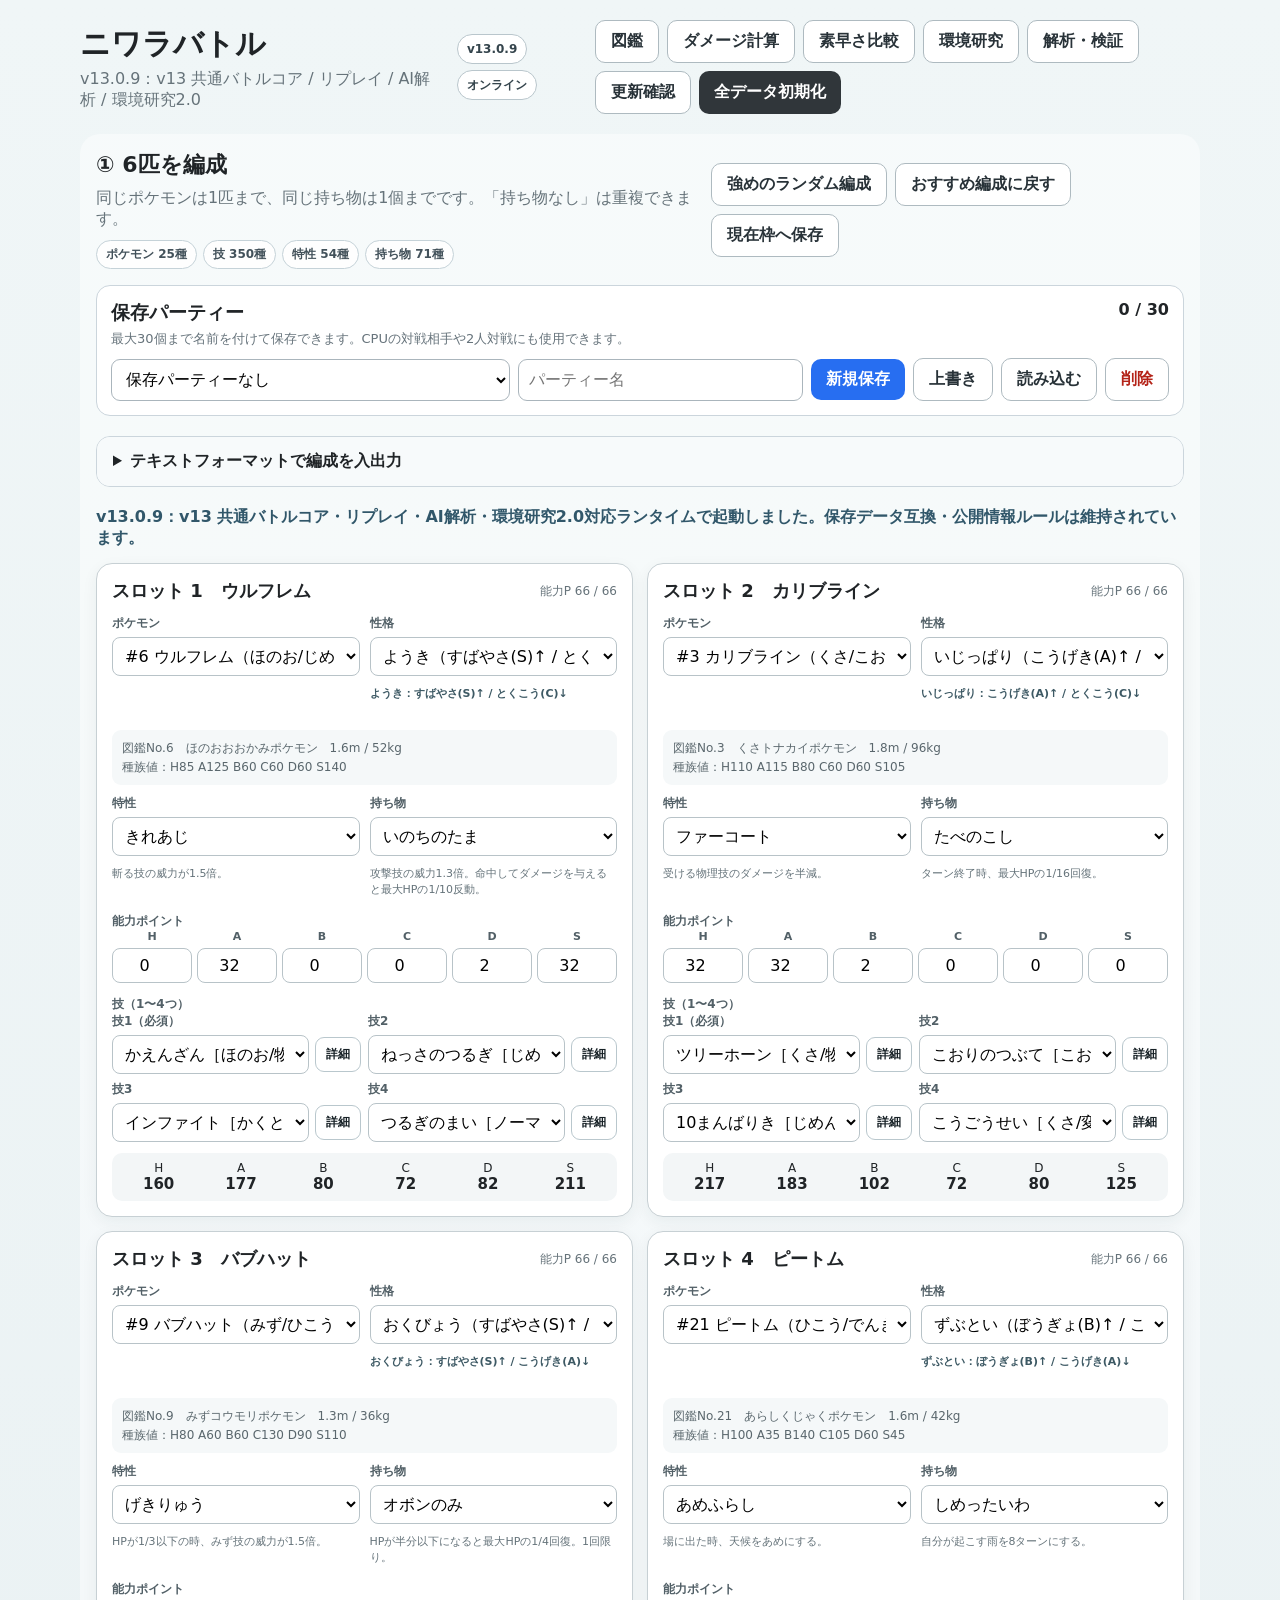
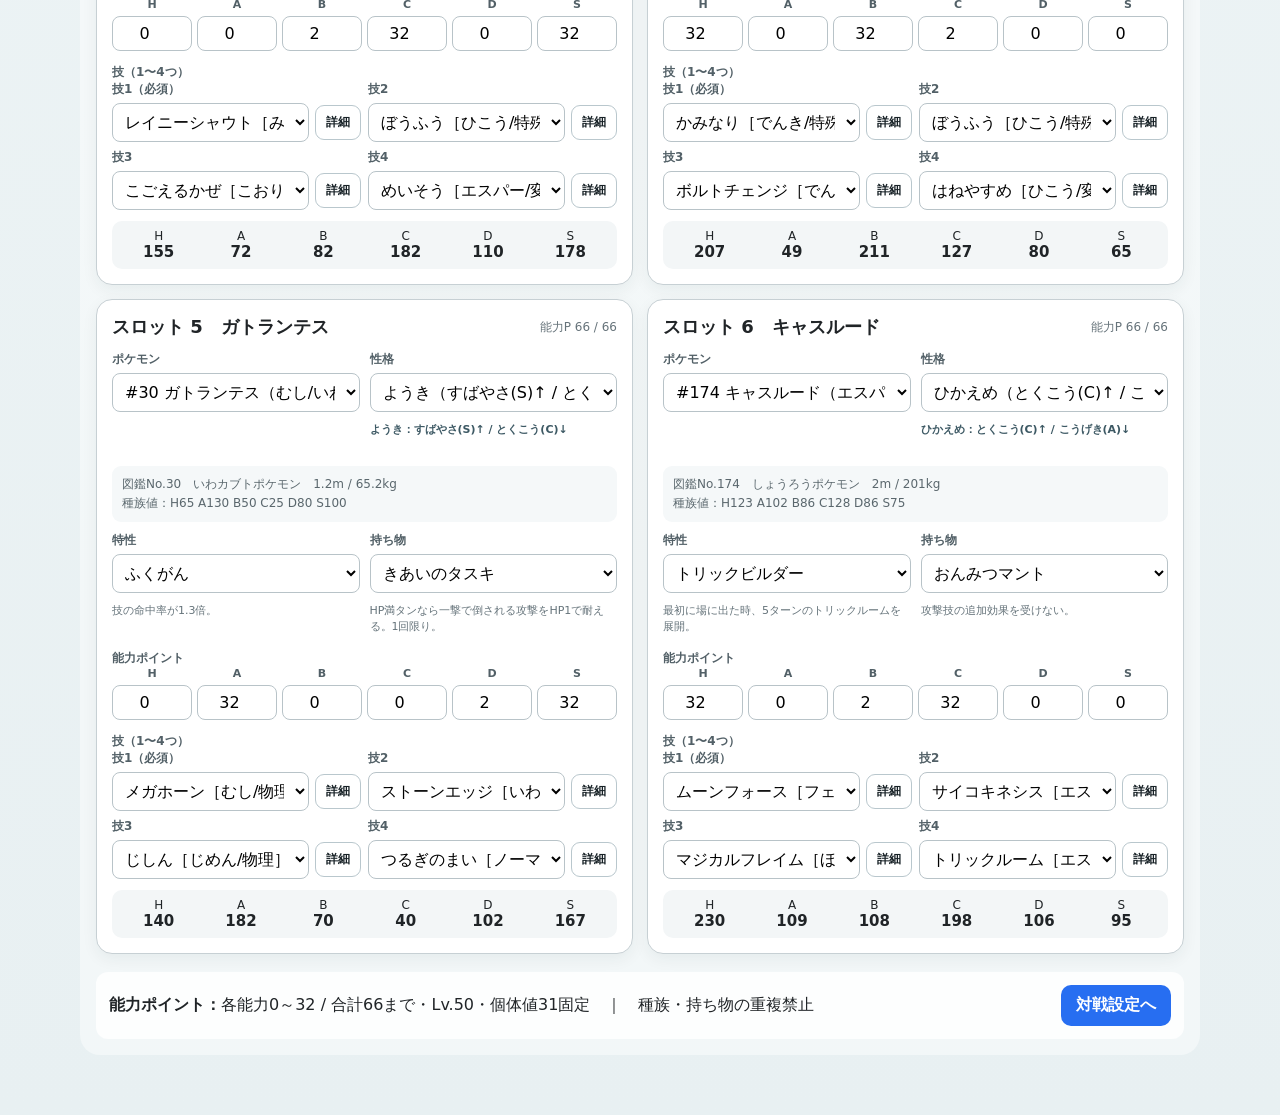
<file: index.html>
<!DOCTYPE html>
<html lang="ja">
<head>
  <meta charset="UTF-8">
  <meta name="viewport" content="width=device-width, initial-scale=1.0, viewport-fit=cover">
  <meta name="theme-color" content="#172126">
  <meta name="application-name" content="ニワラバトル">
  <meta name="apple-mobile-web-app-capable" content="yes">
  <meta name="apple-mobile-web-app-status-bar-style" content="black-translucent">
  <meta name="apple-mobile-web-app-title" content="ニワラバトル">
  <meta name="mobile-web-app-capable" content="yes">
  <link rel="manifest" href="manifest.webmanifest">
  <link rel="apple-touch-icon" href="icons/icon-192.png">
  <title>ニワラバトル</title>
  <script src="js/app-config.js"></script>
  <link rel="stylesheet" href="style.css">
</head>
<body>
  <main class="app-shell">
    <header class="app-header">
      <div>
        <h1>ニワラバトル</h1>
        <p class="subtitle"><span data-app-version></span>：v13 共通バトルコア / リプレイ / AI解析 / 環境研究2.0</p>
      </div>
      <div class="pwa-runtime-status" aria-label="PWA状態">
        <span id="pwa-version-badge" class="runtime-badge" data-app-version></span>
        <span id="pwa-network-status" class="runtime-badge" aria-live="polite">オンライン</span>
      </div>
      <div class="header-actions">
        <button id="open-pokedex-button" class="ghost-button" type="button">図鑑</button>
        <button id="open-damage-calc-button" class="ghost-button" type="button">ダメージ計算</button>
        <button id="open-speed-check-button" class="ghost-button" type="button" data-open-speed-check aria-haspopup="dialog">素早さ比較</button>
        <button id="open-research-button" class="ghost-button" type="button">環境研究</button>
        <button id="open-v13-lab-button" class="ghost-button" type="button">解析・検証</button>
        <button id="pwa-install-button" class="ghost-button hidden" type="button">アプリをインストール</button>
        <button id="pwa-update-check-button" class="ghost-button" type="button">更新確認</button>
        <button id="go-builder-button" class="ghost-button hidden">編成へ戻る</button>
        <button id="reset-all-button" class="dark-button" type="button" title="現在編成・保存パーティー・環境研究結果をすべて削除">全データ初期化</button>
      </div>
    </header>

    <section id="builder-screen" class="screen">
      <div class="section-heading">
        <div>
          <h2>① 6匹を編成</h2>
          <p>同じポケモンは1匹まで、同じ持ち物は1個までです。「持ち物なし」は重複できます。</p>
          <div id="data-counts" class="data-counts"></div>
        </div>
        <div class="toolbar">
          <button id="random-team-button" class="ghost-button">強めのランダム編成</button>
          <button id="recommended-button" class="ghost-button">おすすめ編成に戻す</button>
          <button id="save-team-button" class="ghost-button">現在枠へ保存</button>
        </div>
      </div>

      <section class="party-library-panel">
        <div class="party-library-title">
          <div>
            <h3>保存パーティー</h3>
            <p>最大30個まで名前を付けて保存できます。CPUの対戦相手や2人対戦にも使用できます。</p>
          </div>
          <strong id="saved-party-count">0 / 30</strong>
        </div>
        <div class="party-library-controls">
          <select id="saved-party-select" aria-label="保存パーティー"></select>
          <input id="saved-party-name" type="text" maxlength="24" placeholder="パーティー名">
          <button id="save-new-party-button" class="primary-button" type="button">新規保存</button>
          <button id="overwrite-party-button" class="ghost-button" type="button">上書き</button>
          <button id="load-party-button" class="ghost-button" type="button">読み込む</button>
          <button id="delete-party-button" class="ghost-button danger-text" type="button">削除</button>
        </div>
      </section>

      <details class="team-format-panel">
        <summary>テキストフォーマットで編成を入出力</summary>
        <div class="team-format-content">
          <p>6匹分のフォーマットを貼り付けると、現在の編成へ一括反映できます。名前または内部IDを使用できます。</p>
          <textarea id="team-format-input" rows="16" spellcheck="false" placeholder="# ニワラバトル編成フォーマット v1
[1]
ポケモン: ウルフレム
特性: きれあじ
持ち物: いのちのたま
性格: ようき
能力P: H=0 A=32 B=0 C=0 D=2 S=32
技: かえんざん / じしん / インファイト / つるぎのまい

…6匹分"></textarea>
          <div class="team-format-actions">
            <button id="apply-team-format-button" class="primary-button" type="button">入力内容を編成へ反映</button>
            <button id="copy-current-team-format-button" class="ghost-button" type="button">現在の編成をコピー</button>
            <button id="copy-empty-team-format-button" class="ghost-button" type="button">空フォーマットをコピー</button>
          </div>
          <div id="team-format-message" class="team-format-message" aria-live="polite"></div>
          <div class="team-format-help">
            <strong>固定フォーマット</strong>：各ブロックを <code>[1]</code>〜<code>[6]</code> で区切り、
            <code>ポケモン / 特性 / 持ち物 / 性格 / 能力P / 技</code> を記入します。
            技は「/」区切りで1〜4つ、能力Pは H/A/B/C/D/S を指定してください。
          </div>
        </div>
      </details>

      <div id="builder-message" class="notice"></div>
      <div id="builder-slots" class="builder-grid"></div>

      <div class="bottom-action-bar">
        <div><strong>能力ポイント：</strong>各能力0～32 / 合計66まで・Lv.50・個体値31固定　｜　種族・持ち物の重複禁止</div>
        <button id="to-selection-button" class="primary-button">対戦設定へ</button>
      </div>
    </section>

    <section id="mode-screen" class="screen hidden">
      <div class="section-heading">
        <div>
          <h2>② 対戦設定</h2>
          <p>CPU戦・CPU vs CPU観戦・同じ端末での2人対戦を選択します。</p>
        </div>
        <button id="mode-back-button" class="ghost-button">編成へ戻る</button>
      </div>
      <div class="mode-grid">
        <label class="mode-card">
          <span>バトル形式</span>
          <select id="battle-format-select">
            <option value="single">シングル（6→3）</option>
            <option value="double">ダブル（6→4 / 場2体）</option>
            <option value="triple">トリプル（6→6 / 場3体）</option>
            <option value="full6">6vs6（6体 / 場1体）</option>
            <option value="tag">タッグ（4人 / 各3体）</option>
          </select>
        </label>
        <label class="mode-card">
          <span>対戦モード</span>
          <select id="battle-mode-select">
            <option value="cpu">対CPU戦</option>
            <option value="cpu-cpu">CPU vs CPU（観戦）</option>
            <option value="pvp">2人対戦（同じ端末）</option>
          </select>
        </label>
        <label class="mode-card">
          <span>対戦ルールセット</span>
          <select id="battle-ruleset-select"><option value="">標準（制限なし）</option></select>
        </label>
        <label class="mode-card">
          <span id="player-a-source-label">プレイヤーAのパーティー</span>
          <select id="player-a-party-source"></select>
        </label>
        <label class="mode-card">
          <span id="player-b-source-label">CPUのパーティー</span>
          <select id="player-b-party-source"></select>
        </label>
        <label id="cpu-difficulty-a-card" class="mode-card hidden">
          <span>CPU Aの強さ</span>
          <select id="cpu-difficulty-a-select">
            <option value="normal">普通</option>
            <option value="strong">強い</option>
            <option value="very-strong" selected>非常に強い</option>
          </select>
        </label>
        <label id="cpu-difficulty-b-card" class="mode-card">
          <span id="cpu-difficulty-b-label">CPUの強さ</span>
          <select id="cpu-difficulty-b-select">
            <option value="normal">普通</option>
            <option value="strong">強い</option>
            <option value="very-strong" selected>非常に強い</option>
          </select>
        </label>
      </div>
      <section id="tag-participant-config" class="tag-participant-config hidden" aria-label="タッグ参加者設定"></section>
      <div id="mode-help-note" class="notice">CPUは構築・選出・対戦を自動で行います。難易度が上がっても、相手の未公開情報は参照しません。</div>
      <div class="bottom-action-bar">
        <span></span>
        <button id="mode-continue-button" class="primary-button">選出へ</button>
      </div>
    </section>

    <section id="research-screen" class="screen hidden research-screen" aria-labelledby="research-heading">
      <div class="section-heading research-heading-row">
        <div>
          <h2 id="research-heading">環境研究シミュレーター</h2>
          <p>CPU自己対戦をWeb Workerで高速実行し、「CPU環境使用率」を集計します。人間プレイヤーの使用率ではありません。</p>
        </div>
        <button id="research-close-button" class="ghost-button" type="button">元の画面へ戻る</button>
      </div>

      <section class="research-config-panel">
        <div class="research-config-grid">
          <label><span>研究名</span><input id="research-run-name" type="text" maxlength="48" placeholder="例：ジュエルカッター調整後"></label>
          <label><span>バトル形式</span><select id="research-format"><option value="single">シングル</option><option value="double">ダブル</option><option value="triple">トリプル</option><option value="full6">6vs6</option><option value="tag">タッグ</option></select></label>
          <label><span>目標試合数</span><input id="research-target" type="number" min="1" max="1000000" step="100" value="10000" inputmode="numeric"></label>
          <label><span>CPU A</span><select id="research-ai-a"><option value="normal">普通</option><option value="strong">強い</option><option value="very-strong" selected>非常に強い</option></select></label>
          <label><span>CPU B</span><select id="research-ai-b"><option value="normal">普通</option><option value="strong">強い</option><option value="very-strong" selected>非常に強い</option></select></label>
          <label><span>構築方式</span><select id="research-build-mode"><option value="auto" selected>難易度連動・強化構築</option><option value="mixed">準ランダム構築</option><option value="uniform">完全ランダム寄り</option></select></label>
          <label><span>並列Worker</span><select id="research-workers"><option value="1">1</option><option value="2">2</option><option value="3">3</option><option value="4" selected>4</option><option value="6">6</option><option value="8">8</option></select></label>
          <label><span>乱数シード</span><input id="research-seed" type="text" value="niwara-v13" maxlength="40"></label>
          <label><span>最大ターン</span><input id="research-turn-limit" type="number" min="20" max="500" value="200" inputmode="numeric"></label>
        </div>

        <div class="research-ruleset-bar">
          <label><span>ルールセット</span><select id="research-ruleset-select"><option value="">現在の条件</option></select></label>
          <input id="research-ruleset-name" type="text" maxlength="40" placeholder="例：シーズン1標準">
          <button id="research-ruleset-save" class="ghost-button compact-button" type="button">条件を保存</button>
          <button id="research-ruleset-load" class="ghost-button compact-button" type="button">読み込む</button>
          <button id="research-ruleset-delete" class="ghost-button compact-button danger-text" type="button">削除</button>
        </div>

        <details id="research-rules-panel" class="research-rules-panel">
          <summary>使用可能条件 <span id="research-rules-summary" class="view-note">全要素を使用可能</span></summary>
          <p class="research-note">研究で構築に使用してよいポケモン・技・特性・持ち物を指定します。条件は研究データに保存され、途中再開でも維持されます。「持ち物なし」も1つの選択肢として指定できます。</p>
          <div class="research-rules-master">
            <input id="research-rules-bulk-search" type="search" placeholder="全カテゴリ一括検索（名前・ID・タイプ・説明）" aria-label="使用可能条件の一括検索">
            <button id="research-rules-allow-matches" class="ghost-button compact-button" type="button">一致項目を一括許可</button>
            <button id="research-rules-deny-matches" class="ghost-button compact-button" type="button">一致項目を一括除外</button>
            <button id="research-rules-add-related" class="ghost-button compact-button" type="button">選択ポケモンの技・特性を追加</button>
            <button id="research-rules-only-related" class="ghost-button compact-button" type="button">選択ポケモンの技・特性だけに絞る</button>
            <button id="research-rules-allow-all" class="ghost-button compact-button" type="button">全要素を許可</button>
            <button id="research-rules-deny-all" class="ghost-button compact-button danger-text" type="button">全要素を解除</button>
          </div>
          <div id="research-rules-validation" class="research-rules-validation" aria-live="polite"></div>
          <div class="research-rules-grid">
            <section class="research-rule-group" data-research-rule-kind="species">
              <div class="research-rule-heading"><h4>ポケモン</h4><strong id="research-rule-species-count"></strong></div>
              <input class="research-rule-search" data-research-rule-search="species" type="search" placeholder="名前・図鑑番号・タイプで絞り込み">
              <div class="research-rule-actions"><button type="button" class="ghost-button compact-button" data-rule-action="all" data-rule-kind="species">全て</button><button type="button" class="ghost-button compact-button" data-rule-action="none" data-rule-kind="species">なし</button><button type="button" class="ghost-button compact-button" data-rule-action="visible-on" data-rule-kind="species">表示中を許可</button><button type="button" class="ghost-button compact-button" data-rule-action="visible-off" data-rule-kind="species">表示中を除外</button><button type="button" class="ghost-button compact-button" data-rule-action="invert" data-rule-kind="species">反転</button></div>
              <div id="research-rule-species-list" class="research-rule-list"></div>
            </section>
            <section class="research-rule-group" data-research-rule-kind="moves">
              <div class="research-rule-heading"><h4>技</h4><strong id="research-rule-moves-count"></strong></div>
              <input class="research-rule-search" data-research-rule-search="moves" type="search" placeholder="技名・タイプ・分類で絞り込み">
              <div class="research-rule-actions"><button type="button" class="ghost-button compact-button" data-rule-action="all" data-rule-kind="moves">全て</button><button type="button" class="ghost-button compact-button" data-rule-action="none" data-rule-kind="moves">なし</button><button type="button" class="ghost-button compact-button" data-rule-action="visible-on" data-rule-kind="moves">表示中を許可</button><button type="button" class="ghost-button compact-button" data-rule-action="visible-off" data-rule-kind="moves">表示中を除外</button><button type="button" class="ghost-button compact-button" data-rule-action="invert" data-rule-kind="moves">反転</button></div>
              <div id="research-rule-moves-list" class="research-rule-list research-rule-list-dense"></div>
            </section>
            <section class="research-rule-group" data-research-rule-kind="abilities">
              <div class="research-rule-heading"><h4>特性</h4><strong id="research-rule-abilities-count"></strong></div>
              <input class="research-rule-search" data-research-rule-search="abilities" type="search" placeholder="特性名・説明で絞り込み">
              <div class="research-rule-actions"><button type="button" class="ghost-button compact-button" data-rule-action="all" data-rule-kind="abilities">全て</button><button type="button" class="ghost-button compact-button" data-rule-action="none" data-rule-kind="abilities">なし</button><button type="button" class="ghost-button compact-button" data-rule-action="visible-on" data-rule-kind="abilities">表示中を許可</button><button type="button" class="ghost-button compact-button" data-rule-action="visible-off" data-rule-kind="abilities">表示中を除外</button><button type="button" class="ghost-button compact-button" data-rule-action="invert" data-rule-kind="abilities">反転</button></div>
              <div id="research-rule-abilities-list" class="research-rule-list"></div>
            </section>
            <section class="research-rule-group" data-research-rule-kind="items">
              <div class="research-rule-heading"><h4>持ち物</h4><strong id="research-rule-items-count"></strong></div>
              <input class="research-rule-search" data-research-rule-search="items" type="search" placeholder="持ち物名・説明で絞り込み">
              <div class="research-rule-actions"><button type="button" class="ghost-button compact-button" data-rule-action="all" data-rule-kind="items">全て</button><button type="button" class="ghost-button compact-button" data-rule-action="none" data-rule-kind="items">なし</button><button type="button" class="ghost-button compact-button" data-rule-action="visible-on" data-rule-kind="items">表示中を許可</button><button type="button" class="ghost-button compact-button" data-rule-action="visible-off" data-rule-kind="items">表示中を除外</button><button type="button" class="ghost-button compact-button" data-rule-action="invert" data-rule-kind="items">反転</button></div>
              <div id="research-rule-items-list" class="research-rule-list"></div>
            </section>
          </div>
        </details>

        <div class="research-quick-targets" aria-label="試合数プリセット">
          <button class="ghost-button compact-button" type="button" data-research-target="1000">1,000戦</button>
          <button class="ghost-button compact-button" type="button" data-research-target="10000">10,000戦</button>
          <button class="ghost-button compact-button" type="button" data-research-target="50000">50,000戦</button>
          <button class="ghost-button compact-button" type="button" data-research-target="100000">100,000戦</button>
        </div>
        <div class="research-actions">
          <button id="research-start" class="primary-button" type="button">新しい研究を開始</button>
          <button id="research-pause" class="ghost-button" type="button" disabled>一時停止</button>
          <button id="research-resume" class="ghost-button" type="button" disabled>再開</button>
          <button id="research-export-csv" class="ghost-button" type="button">CSV出力</button>
          <button id="research-export-json" class="ghost-button" type="button">JSON出力</button>
        </div>
        <div class="research-progress" aria-live="polite">
          <div class="research-progress-track"><div id="research-progress-bar" class="research-progress-bar"></div></div>
          <strong id="research-progress-text">未開始</strong>
          <span id="research-progress-meta"></span>
          <span id="research-status" class="research-status">待機中</span>
        </div>
        <p class="research-note">シミュレーションはアプリを開いている間だけ進みます。途中結果はIndexedDBへ保存されるため、停止・再開できます。画面を閉じても完了済み集計は残ります。高速研究コアは大量試行向けで、通常対戦と同じデータ・能力値・タイプ相性・主要な技/特性/持ち物/場効果を使用します。強いCPUでは研究を世代に区切り、直近世代45%を最重視する指数移動平均で、過去世代の採用率・勝率・技・特性・持ち物・性格・基礎ポイント・直接対面実績を引き継ぎ、次世代で対策構築を探索します。環境推移は累積平均ではなく区間ごとの全種族・技・特性・持ち物・直接対面を区間統計として保存し、CSV/JSON出力にも含めます（v13.0.3以前の履歴は保存済み範囲のみ）。極端に特殊な専用効果は簡略化される場合があります。</p>
      </section>

      <div id="research-summary" class="research-kpi-grid"></div>

      <details class="research-table-panel" open><summary>ポケモン使用率・選出率・勝率</summary>
        <div class="research-table-scroll"><table><thead><tr><th>ポケモン</th><th>構築採用率</th><th>選出率</th><th>先発率</th><th>選出時勝率</th><th>KO</th><th>被KO</th></tr></thead><tbody id="research-species-body"></tbody></table></div>
      </details>
      <div class="notice research-per-species-note">技・特性・持ち物・性格・基礎ポイントは、下の「ポケモン別詳細」で種族ごとに表示します。</div>
      <details class="research-table-panel"><summary>選択したポケモンの性格・基礎ポイント</summary>
        <div class="research-table-scroll"><table><thead><tr><th>ポケモン</th><th>性格</th><th>能力P H/A/B/C/D/S</th><th>採用数</th><th>採用率</th><th>構築勝利数</th><th>構築勝率</th></tr></thead><tbody id="research-spreads-body"></tbody></table></div>
      </details>
      <details class="research-table-panel" open><summary>ポケモン別：技・特性・持ち物・性格・基礎ポイント</summary>
        <div class="research-species-detail-toolbar"><label>ポケモン<select id="research-species-detail-select"></select></label><span id="research-species-detail-note" class="view-note"></span></div>
        <div id="research-species-detail" class="research-species-detail"></div>
      </details>
      <details class="research-table-panel"><summary>選出対面統計</summary>
        <p class="research-note">勝利側と敗北側の選出メンバーを組み合わせた参考対面統計です。形式ごとの選出数に応じて集計します。直接1対1で殴り合った回数とは異なります。</p>
        <div class="research-table-scroll"><table><thead><tr><th>組み合わせ</th><th>サンプル</th><th>勝率</th></tr></thead><tbody id="research-matchups-body"></tbody></table></div>
      </details>

      <details class="research-table-panel" open>
        <summary>環境推移（研究中のスナップショット）</summary>
        <p class="research-note">一定試合数ごとに上位使用率・勝率を保存します。メタが収束しているか、対策側が増えているかを確認できます。</p>
        <div id="research-trend-summary" class="research-trend-summary"></div>
        <div class="research-table-scroll"><table><thead><tr><th>区間</th><th>使用率1位</th><th>2位</th><th>3位</th><th>上位3種 合計採用率</th></tr></thead><tbody id="research-trend-body"></tbody></table></div>
      </details>

      <section class="research-history-panel">
        <h3>保存済み研究</h3>
        <div class="research-table-scroll"><table><thead><tr><th>研究名</th><th>版</th><th>進捗</th><th>状態</th><th>更新日時</th><th>操作</th></tr></thead><tbody id="research-history-body"></tbody></table></div>
      </section>
      <section class="research-compare-panel">
        <h3>調整前後を比較</h3>
        <div class="research-compare-controls">
          <label>比較元<select id="research-compare-base"></select></label>
          <label>比較先<select id="research-compare-new"></select></label>
          <button id="research-compare-button" class="primary-button" type="button">比較する</button>
        </div>
        <div class="research-table-scroll"><table><thead><tr><th>ポケモン</th><th>元使用率</th><th>新使用率</th><th>差</th><th>元勝率</th><th>新勝率</th><th>差</th></tr></thead><tbody id="research-compare-body"></tbody></table></div>
      </section>
    </section>

    <section id="selection-screen" class="screen hidden">
      <div class="section-heading">
        <div>
          <h2 id="selection-heading">③ 3匹を選出</h2>
          <p id="selection-description">6匹から3匹を順番に選んでください。最初に選んだポケモンが先発です。</p>
        </div>
        <button id="back-to-builder-button" class="ghost-button">対戦設定へ戻る</button>
      </div>

      <div id="selection-operator-banner" class="operator-banner" aria-live="polite">選出操作中：プレイヤーA</div>
      <section class="selection-view-toolbar">
        <div>
          <strong>見せ合い表示</strong>
          <span class="view-note">観戦は両者の公開情報、神視点は両者の完全情報を表示します。選出操作は「選出者視点」で行います。</span>
        </div>
        <div class="selection-view-actions">
          <div id="selection-view-buttons" class="view-buttons">
            <button type="button" data-selection-view="chooser" class="ghost-button">選出者視点</button>
            <button type="button" data-selection-view="spectator" class="ghost-button">観戦視点</button>
            <button type="button" data-selection-view="god" class="ghost-button">神視点</button>
          </div>
          <button id="copy-selection-context-button" type="button" class="ghost-button">状況＋ログをコピー</button>
        </div>
      </section>

      <div class="preview-panel">
        <div class="preview-title-row">
          <h3 id="enemy-preview-title">相手の6匹</h3>
          <button id="reroll-enemy-button" class="ghost-button">CPU構築を再生成</button>
        </div>
        <div id="enemy-preview" class="preview-grid"></div>
      </div>

      <div class="preview-panel">
        <div class="preview-title-row">
          <h3 id="player-preview-title">プレイヤーAの6匹</h3>
          <span id="selection-count" class="selection-count">0 / 3</span>
        </div>
        <div id="player-preview" class="preview-grid selectable"></div>
      </div>

      <div class="bottom-action-bar">
        <button id="clear-selection-button" class="ghost-button">選出をやり直す</button>
        <button id="start-battle-button" class="primary-button" disabled>この3匹で確定</button>
      </div>
    </section>

    <section id="format-battle-screen" class="screen hidden format-battle-screen">
      <div class="section-heading">
        <div><h2 id="format-battle-title">マルチバトル</h2><p id="format-battle-subtitle">ダブル・トリプル・6vs6・タッグ用のバトル画面です。</p></div>
        <button id="format-battle-exit" class="ghost-button danger-text" type="button">対戦を終了</button>
      </div>
      <div id="format-operator-banner" class="operator-banner" aria-live="polite"></div>
      <section class="view-toolbar">
        <div><strong>表示視点</strong><span class="view-note">人間参加者は自分側の完全情報、相手側は公開情報のみ。観戦は公開情報、神視点は完全情報です。</span></div>
        <div class="view-toolbar-actions"><div id="format-view-buttons" class="view-buttons"></div><div class="battle-utility-buttons"><button id="format-team-preview-button" class="ghost-button" type="button">見せ合いを確認</button><button id="format-bench-status-button" class="ghost-button" type="button">控え状態を確認</button><button id="format-pokedex-button" class="ghost-button" type="button">図鑑</button><button id="format-copy-log-button" class="ghost-button" type="button">状況＋ログをコピー</button></div></div>
      </section>
      <section id="format-autoplay-controls" class="cpu-cpu-controls hidden"><div><strong>自動対戦</strong> <span id="format-autoplay-status">進行中</span></div><div class="cpu-cpu-actions"><button id="format-autoplay-toggle" class="ghost-button" type="button">一時停止</button><button id="format-autoplay-step" class="ghost-button" type="button">1ターン進める</button><label>速度<select id="format-autoplay-speed"><option value="1200">ゆっくり</option><option value="650" selected>標準</option><option value="250">速い</option></select></label></div></section>
      <section class="field-bar"><div><span class="field-label">形式</span><strong id="format-name-text">-</strong></div><div><span class="field-label">天候</span><strong id="format-weather-text">なし</strong></div><div><span class="field-label">フィールド</span><strong id="format-terrain-text">なし</strong></div><div><span class="field-label">ルーム</span><strong id="format-room-text">なし</strong></div><div><span class="field-label">ターン</span><strong id="format-turn-text">1</strong></div></section>
      <div id="format-battle-board" class="format-battle-board"></div>
      <section id="format-command-area" class="command-area"><h2>コマンド</h2><div id="format-command-content"></div></section>
      <section class="log-area"><h2>バトルログ</h2><div id="format-battle-log" class="battle-log"></div></section>
    </section>

    <section id="battle-screen" class="screen hidden">
      <div id="battle-operator-banner" class="operator-banner" aria-live="polite">操作中：プレイヤーA</div>
      <section class="view-toolbar">
        <div>
          <strong>表示視点</strong>
          <span class="view-note">A/Bは本人視点、観戦は公開情報、神視点は全情報です。</span>
        </div>
        <div class="view-toolbar-actions">
          <div id="view-buttons" class="view-buttons">
            <button type="button" data-view="A" class="ghost-button">プレイヤーA視点</button>
            <button type="button" data-view="B" class="ghost-button">プレイヤーB視点</button>
            <button type="button" data-view="spectator" class="ghost-button">観戦視点</button>
            <button type="button" data-view="god" class="ghost-button">神視点</button>
          </div>
          <div class="battle-utility-buttons">
            <button id="team-preview-button" type="button" class="ghost-button">見せ合いを確認</button>
            <button id="bench-status-button" type="button" class="ghost-button">控え状態を確認</button>
            <button id="copy-battle-context-button" type="button" class="ghost-button">状況＋ログをコピー</button>
            <button id="battle-pokedex-button" type="button" class="ghost-button">図鑑</button>
            <button id="battle-damage-calc-button" type="button" class="ghost-button">ダメージ計算</button>
            <button id="battle-speed-check-button" type="button" class="ghost-button" data-open-speed-check aria-haspopup="dialog">素早さ比較</button>
          </div>
        </div>
      </section>

      <section id="cpu-cpu-controls" class="cpu-cpu-controls hidden" aria-live="polite">
        <div class="cpu-cpu-status-wrap"><strong>CPU vs CPU</strong><span id="cpu-cpu-status">自動進行中</span></div>
        <div class="cpu-cpu-actions">
          <button id="cpu-cpu-toggle-button" type="button" class="ghost-button">一時停止</button>
          <button id="cpu-cpu-step-button" type="button" class="ghost-button">1ターン進める</button>
          <label>進行速度
            <select id="cpu-cpu-speed-select">
              <option value="1200">ゆっくり</option>
              <option value="650" selected>標準</option>
              <option value="250">速い</option>
            </select>
          </label>
        </div>
      </section>

      <section class="field-bar">
        <div><span class="field-label">天候</span><strong id="weather-text">なし</strong></div>
        <div><span class="field-label">ルーム</span><strong id="room-text">なし</strong></div>
        <div><span class="field-label">フィールド</span><strong id="terrain-text">なし</strong></div>
        <div><span class="field-label">場の効果</span><strong id="side-effect-text">なし</strong></div>
        <div><span class="field-label">おいかぜ</span><strong id="tailwind-text">なし</strong></div>
        <div><span class="field-label">ターン</span><strong id="turn-text">1</strong></div>
        <button id="forfeit-button" class="ghost-button danger-text">対戦を終了</button>
      </section>

      <section class="team-area">
        <h2 id="top-team-heading">プレイヤーBチーム</h2>
        <div id="enemy-team-status" class="team-status"></div>
      </section>

      <section class="battle-card enemy-card">
        <div class="pokemon-header">
          <div><h2 id="opponent-name">-</h2><span id="opponent-type" class="type-text">-</span></div>
          <span id="opponent-status" class="status-badge hidden"></span>
        </div>
        <div class="meta-row">
          <span>特性：<strong id="opponent-ability">-</strong></span>
          <span>持ち物：<strong id="opponent-item">-</strong></span>
          <span>性格：<strong id="opponent-nature">-</strong></span>
        </div>
        <div class="hp-area">
          <div class="hp-label"><span>HP</span><span id="opponent-hp">-</span></div>
          <div class="hp-bar"><div id="opponent-hp-fill" class="hp-fill"></div></div>
        </div>
        <div id="opponent-stages" class="stage-display"></div>
        <div id="opponent-private-detail" class="battle-detail-box"></div>
      </section>

      <div class="versus">VS</div>

      <section class="battle-card player-card">
        <div class="pokemon-header">
          <div><h2 id="player-name">-</h2><span id="player-type" class="type-text">-</span></div>
          <span id="player-status" class="status-badge hidden"></span>
        </div>
        <div class="meta-row">
          <span>特性：<strong id="player-ability">-</strong></span>
          <span>持ち物：<strong id="player-item">-</strong></span>
          <span>性格：<strong id="player-nature">-</strong></span>
        </div>
        <div class="hp-area">
          <div class="hp-label"><span>HP</span><span id="player-hp">-</span></div>
          <div class="hp-bar"><div id="player-hp-fill" class="hp-fill"></div></div>
        </div>
        <div id="player-stages" class="stage-display"></div>
        <div id="player-private-detail" class="battle-detail-box"></div>
      </section>

      <section class="team-area">
        <h2 id="bottom-team-heading">プレイヤーAチーム</h2>
        <div id="player-team-status" class="team-status"></div>
      </section>

      <section class="command-area">
        <h2 id="command-owner-text">たたかう（プレイヤーA）</h2>
        <div id="move-container" class="move-grid"></div>
      </section>
      <section class="command-area">
        <h2>ポケモン</h2>
        <div id="switch-container" class="switch-grid"></div>
      </section>
      <section class="log-area">
        <h2>バトルログ</h2>
        <div id="battle-log" class="battle-log"></div>
      </section>
    </section>
  </main>

  <div id="pass-overlay" class="pass-overlay hidden" aria-hidden="true">
    <div class="pass-card" role="dialog" aria-modal="true" tabindex="-1" aria-labelledby="pass-title">
      <div class="pass-kicker">2人対戦・非公開入力</div>
      <h2 id="pass-title">端末を渡してください</h2>
      <p id="pass-message"></p>
      <button id="pass-continue-button" class="primary-button" type="button">続ける</button>
    </div>
  </div>


  <div id="team-preview-modal" class="move-modal hidden" aria-hidden="true">
    <div class="move-modal-backdrop" data-close-team-preview></div>
    <section class="move-modal-card team-preview-modal-card" role="dialog" aria-modal="true" tabindex="-1" aria-labelledby="team-preview-title">
      <div class="move-modal-header">
        <div><div class="move-modal-kicker">見せ合い情報</div><h2 id="team-preview-title">相手の6匹</h2></div>
        <button id="team-preview-close" class="ghost-button" type="button">閉じる</button>
      </div>
      <div id="team-preview-note" class="team-preview-note">見せ合い時に公開された情報のみ表示します。技・特性・持ち物・実数値・選出内容は表示しません。</div>
      <div id="team-preview-body" class="team-preview-body"></div>
    </section>
  </div>

  <div id="bench-status-modal" class="move-modal utility-modal hidden" aria-hidden="true">
    <div class="move-modal-backdrop" data-close-bench-status></div>
    <section class="move-modal-card utility-modal-card bench-status-modal-card" role="dialog" aria-modal="true" tabindex="-1" aria-labelledby="bench-status-title">
      <div class="move-modal-header">
        <div><div class="move-modal-kicker">選出3匹の現在状態</div><h2 id="bench-status-title">控え状態</h2></div>
        <button id="bench-status-close" class="ghost-button" type="button">閉じる</button>
      </div>
      <div class="utility-modal-scroll" data-utility-scroll>
        <p id="bench-status-note" class="team-preview-note">現在の視点で確認できる情報だけを表示します。</p>
        <div id="bench-status-body" class="bench-status-body"></div>
      </div>
    </section>
  </div>

  <div id="move-detail-modal" class="move-modal hidden" aria-hidden="true">
    <div class="move-modal-backdrop" data-close-move-modal></div>
    <section class="move-modal-card" role="dialog" aria-modal="true" tabindex="-1" aria-labelledby="move-detail-title">
      <div class="move-modal-header">
        <div><div class="move-modal-kicker">技詳細</div><h2 id="move-detail-title">-</h2></div>
        <button id="move-detail-close" class="ghost-button" type="button">閉じる</button>
      </div>
      <div id="move-detail-body" class="move-detail-body"></div>
    </section>
  </div>


  <div id="pokedex-modal" class="move-modal utility-modal hidden" aria-hidden="true">
    <div class="move-modal-backdrop" data-close-pokedex></div>
    <section class="move-modal-card utility-modal-card" role="dialog" aria-modal="true" tabindex="-1" aria-labelledby="pokedex-title">
      <div class="move-modal-header">
        <div><div class="move-modal-kicker">ニワラ図鑑</div><h2 id="pokedex-title">ポケモン図鑑</h2></div>
        <div class="pokedex-copy-actions"><button id="pokedex-copy-all" class="ghost-button" type="button">図鑑全体をコピー</button><button id="pokedex-close" class="ghost-button" type="button">閉じる</button></div>
      </div>
      <div class="utility-modal-scroll" data-utility-scroll>
        <div class="pokedex-layout">
          <aside class="pokedex-sidebar">
            <input id="pokedex-search" type="search" placeholder="名前・図鑑番号・キーワード" aria-label="図鑑検索">
            <details class="pokedex-advanced" open>
              <summary>詳細検索</summary>
              <div class="pokedex-filter-two-col">
                <label>タイプ1<select id="pokedex-filter-type"><option value="">すべて</option></select></label>
                <label>タイプ2<select id="pokedex-filter-type2"><option value="">指定なし</option></select></label>
              </div>
              <label>特性<select id="pokedex-filter-ability"><option value="">すべて</option></select></label>
              <label>覚える技<select id="pokedex-filter-move"><option value="">すべて</option></select></label>
              <div class="pokedex-filter-two-col">
                <label>合計種族値≧<input id="pokedex-min-bst" type="number" min="0" max="999" placeholder="0"></label>
                <label>合計種族値≦<input id="pokedex-max-bst" type="number" min="0" max="999" placeholder="指定なし"></label>
              </div>
              <div class="pokedex-stat-filter-grid">
                <label>H≧<input id="pokedex-min-hp" type="number" min="0" max="255" placeholder="0"></label>
                <label>H≦<input id="pokedex-max-hp" type="number" min="0" max="255" placeholder="-" ></label>
                <label>A≧<input id="pokedex-min-atk" type="number" min="0" max="255" placeholder="0"></label>
                <label>A≦<input id="pokedex-max-atk" type="number" min="0" max="255" placeholder="-" ></label>
                <label>B≧<input id="pokedex-min-def" type="number" min="0" max="255" placeholder="0"></label>
                <label>B≦<input id="pokedex-max-def" type="number" min="0" max="255" placeholder="-" ></label>
                <label>C≧<input id="pokedex-min-spa" type="number" min="0" max="255" placeholder="0"></label>
                <label>C≦<input id="pokedex-max-spa" type="number" min="0" max="255" placeholder="-" ></label>
                <label>D≧<input id="pokedex-min-spd" type="number" min="0" max="255" placeholder="0"></label>
                <label>D≦<input id="pokedex-max-spd" type="number" min="0" max="255" placeholder="-" ></label>
                <label>S≧<input id="pokedex-min-spe" type="number" min="0" max="255" placeholder="0"></label>
                <label>S≦<input id="pokedex-max-spe" type="number" min="0" max="255" placeholder="-" ></label>
              </div>
              <label>並び順<select id="pokedex-sort"><option value="number">図鑑番号</option><option value="bst-desc">種族値合計↓</option><option value="speed-desc">素早さ↓</option><option value="hp-desc">HP↓</option><option value="attack-desc">攻撃↓</option><option value="specialAttack-desc">特攻↓</option></select></label>
              <button id="pokedex-clear-filters" class="ghost-button compact-button" type="button">条件をクリア</button>
            </details>
            <label class="pokedex-research-format">環境統計<select id="pokedex-research-format"><option value="single">シングル</option><option value="double">ダブル</option><option value="triple">トリプル</option><option value="full6">6vs6</option><option value="tag">タッグ</option></select></label>
            <div id="pokedex-list" class="pokedex-list"></div>
          </aside>
          <div id="pokedex-detail" class="pokedex-detail"></div>
        </div>
      </div>
    </section>
  </div>

  <div id="damage-calc-modal" class="move-modal utility-modal hidden" aria-hidden="true">
    <div class="move-modal-backdrop" data-close-damage-calc></div>
    <section class="move-modal-card utility-modal-card" role="dialog" aria-modal="true" tabindex="-1" aria-labelledby="damage-calc-title">
      <div class="move-modal-header">
        <div><div class="move-modal-kicker">バトルツール</div><h2 id="damage-calc-title">ダメージ計算シミュレーター</h2></div>
        <button id="damage-calc-close" class="ghost-button" type="button">閉じる</button>
      </div>
      <div class="utility-modal-scroll" data-utility-scroll>
        <div class="damage-toolbar">
          <button id="damage-load-current" class="ghost-button" type="button">現在の対面を読み込む</button>
          <button id="damage-swap-sides" class="ghost-button" type="button">攻撃側 ↔ 防御側</button>
          <span class="view-note">ゲーム本体と同じダメージ計算関数を使用します。対戦中の読み込みでは、相手の非公開情報（能力P・性格・未公開特性/持ち物/技）は取得しません。</span>
        </div>
        <div class="damage-grid">
          <section class="damage-side-card">
            <h3>攻撃側</h3>
            <label>ポケモン<select id="damage-atk-species"></select></label>
            <label>特性<select id="damage-atk-ability"></select></label>
            <label>持ち物<select id="damage-atk-item"></select></label>
            <label>性格<select id="damage-atk-nature"></select></label>
            <label>HP %<input id="damage-atk-hp" type="number" min="1" max="100" value="100"></label>
            <div class="damage-stat-points" id="damage-atk-points"></div>
            <label>攻撃側能力ランク<select id="damage-atk-stage"></select></label>
            <label>技<select id="damage-move"></select></label>
            <div id="damage-atk-load-note" class="damage-load-note" aria-live="polite"></div>
          </section>
          <section class="damage-side-card">
            <h3>防御側</h3>
            <label>ポケモン<select id="damage-def-species"></select></label>
            <label>特性<select id="damage-def-ability"></select></label>
            <label>持ち物<select id="damage-def-item"></select></label>
            <label>性格<select id="damage-def-nature"></select></label>
            <label>HP %<input id="damage-def-hp" type="number" min="1" max="100" value="100"></label>
            <div class="damage-stat-points" id="damage-def-points"></div>
            <label>防御側能力ランク<select id="damage-def-stage"></select></label>
            <div id="damage-def-load-note" class="damage-load-note" aria-live="polite"></div>
          </section>
        </div>
        <div class="damage-actions">
          <label class="inline-check"><input id="damage-critical" type="checkbox"> 急所として計算</label>
          <button id="damage-calculate" class="primary-button" type="button">計算する</button>
        </div>
        <div id="damage-result" class="damage-result" aria-live="polite">条件を設定して「計算する」を押してください。</div>
      </div>
    </section>
  </div>

  <div id="speed-check-modal" class="move-modal utility-modal hidden" aria-hidden="true">
    <div class="move-modal-backdrop" data-close-speed-check></div>
    <section class="move-modal-card utility-modal-card" role="dialog" aria-modal="true" tabindex="-1" aria-labelledby="speed-check-title">
      <div class="move-modal-header">
        <div><div class="move-modal-kicker">バトルツール</div><h2 id="speed-check-title">素早さ比較ツール</h2></div>
        <button id="speed-check-close" class="ghost-button" type="button">閉じる</button>
      </div>
      <div class="utility-modal-scroll" data-utility-scroll>
        <div class="damage-toolbar">
          <button id="speed-load-current" class="ghost-button" type="button">現在の対面を読み込む</button>
          <span class="view-note">基準ポケモンより「1でも速くなる」ために必要なS能力Pを、上昇補正・無補正・下降補正ごとに計算します。対戦中の相手側は公開情報のみ読み込みます。</span>
        </div>
        <div class="speed-grid">
          <section class="damage-side-card">
            <h3>基準：抜きたいポケモン</h3>
            <label>ポケモン<select id="speed-target-species"></select></label>
            <label>特性<select id="speed-target-ability"></select></label>
            <label>持ち物<select id="speed-target-item"></select></label>
            <label>性格<select id="speed-target-nature"></select></label>
            <label>S能力P<input id="speed-target-points" type="number" min="0" max="32" value="0" inputmode="numeric"></label>
            <label>Sランク<select id="speed-target-stage"></select></label>
            <label class="inline-check"><input id="speed-target-paralysis" type="checkbox"> まひ</label>
            <label class="inline-check"><input id="speed-target-tailwind" type="checkbox"> おいかぜ</label>
            <div id="speed-target-load-note" class="damage-load-note" aria-live="polite"></div>
          </section>
          <section class="damage-side-card">
            <h3>比較：抜きたい側</h3>
            <label>ポケモン<select id="speed-chaser-species"></select></label>
            <label>特性<select id="speed-chaser-ability"></select></label>
            <label>持ち物<select id="speed-chaser-item"></select></label>
            <label>Sランク<select id="speed-chaser-stage"></select></label>
            <label class="inline-check"><input id="speed-chaser-paralysis" type="checkbox"> まひ</label>
            <label class="inline-check"><input id="speed-chaser-tailwind" type="checkbox"> おいかぜ</label>
            <div id="speed-chaser-load-note" class="damage-load-note" aria-live="polite"></div>
          </section>
        </div>
        <div class="damage-actions">
          <button id="speed-calculate" class="primary-button" type="button">必要なS能力Pを計算</button>
        </div>
        <div id="speed-result" class="damage-result" aria-live="polite">条件を設定して「必要なS能力Pを計算」を押してください。</div>
      </div>
    </section>
  </div>

  <div id="pwa-update-banner" class="pwa-update-banner hidden" role="status" aria-live="polite">
    <div>
      <strong>新しいバージョンがあります</strong>
      <span>対戦が終わってから更新できます。保存パーティーは引き継がれます。</span>
    </div>
    <div class="pwa-update-actions">
      <button id="pwa-update-now-button" class="primary-button" type="button">今すぐ更新</button>
      <button id="pwa-update-later-button" class="ghost-button" type="button">あとで</button>
    </div>
  </div>
  <div id="pwa-status-toast" class="pwa-status-toast hidden" role="status" aria-live="polite"></div>

  <div id="v13-lab-modal" class="move-modal utility-modal hidden" aria-hidden="true">
    <div class="move-modal-backdrop"></div>
    <section class="move-modal-card utility-modal-card v13-lab-card" role="dialog" aria-modal="true" aria-labelledby="v13-lab-title">
      <header class="move-modal-header"><div><div class="move-modal-kicker">v13 Analysis Lab</div><h2 id="v13-lab-title">解析・検証</h2></div><button id="v13-lab-close" class="ghost-button" type="button">閉じる</button></header>
      <div class="v13-lab-grid">
        <section class="v13-lab-section"><h3>バトルリプレイ</h3><div class="v13-lab-toolbar"><label>表示<select id="v13-replay-turn"><option value="0">全ターン</option></select></label><button id="v13-replay-live" class="ghost-button compact-button" type="button">現在の対戦</button><button id="v13-replay-copy" class="ghost-button compact-button" type="button">JSONをコピー</button><button id="v13-replay-export" class="ghost-button compact-button" type="button">JSON保存</button><label class="ghost-button compact-button v13-file-label">JSON読込<input id="v13-replay-import" type="file" accept="application/json,.json"></label></div><div id="v13-replay-content"></div></section>
        <section class="v13-lab-section"><h3>CPU判断</h3><p class="view-note">神視点用のデバッグ情報です。CPUが比較した技・交代候補とスコアを表示します。</p><div id="v13-ai-content"></div></section>
        <section class="v13-lab-section"><h3>検証モード</h3><p class="view-note">構文・データ参照・AI・研究コアの簡易自己診断を実行します。</p><button id="v13-validation-run" class="primary-button" type="button">自己診断を実行</button><pre id="v13-validation-output" class="v13-validation-output">未実行</pre></section>
      </div>
    </section>
  </div>

  <script src="js/game-data.js"></script>
  <script src="js/battle-core.js"></script>
  <script src="js/game.js"></script>
  <script src="js/pwa.js"></script>
  <script src="js/format-engine.js"></script>
  <script src="js/research.js"></script>
</body>
</html>
</file>
<file: style.css>
* { box-sizing: border-box; }

:root {
  --bg: #e8f0f2;
  --panel: #ffffff;
  --ink: #202427;
  --muted: #66737a;
  --line: #c7d0d4;
  --accent: #276ef1;
  --accent-dark: #174ca8;
  --danger: #b42318;
  --good: #32934b;
  --warn: #d59a22;
}

body {
  margin: 0;
  font-family: system-ui, -apple-system, BlinkMacSystemFont, "Segoe UI", sans-serif;
  color: var(--ink);
  background: linear-gradient(180deg, #f0f6f7, var(--bg));
}

button, select, input { font: inherit; }
button { cursor: pointer; }
button:disabled { cursor: default; opacity: 0.45; }
.hidden { display: none !important; }

.app-shell {
  width: min(1120px, calc(100% - 24px));
  margin: 0 auto;
  padding: 20px 0 60px;
}

.app-header {
  display: flex;
  justify-content: space-between;
  align-items: center;
  gap: 20px;
  margin-bottom: 20px;
}

h1 { margin: 0; font-size: 30px; }
h2 { margin: 0 0 8px; font-size: 22px; }
h3 { margin: 0 0 10px; }
p { color: var(--muted); }
.subtitle { margin: 4px 0 0; }
.header-actions, .toolbar { display: flex; gap: 8px; flex-wrap: wrap; }

.primary-button, .dark-button, .ghost-button {
  border-radius: 10px;
  padding: 10px 15px;
  font-weight: 700;
}
.primary-button { border: 0; color: white; background: var(--accent); }
.primary-button:hover:not(:disabled) { background: var(--accent-dark); }
.dark-button { border: 0; color: white; background: #30363a; }
.ghost-button { border: 1px solid #aebac0; color: #283238; background: white; }
.danger-text { color: var(--danger); }

.screen {
  background: rgba(255,255,255,0.42);
  border-radius: 20px;
  padding: 16px;
}

.section-heading, .preview-title-row, .bottom-action-bar {
  display: flex;
  justify-content: space-between;
  align-items: center;
  gap: 16px;
}
.section-heading p { margin: 5px 0 0; }

.notice {
  min-height: 22px;
  margin: 14px 0;
  font-weight: 700;
  color: #31576a;
}
.notice.error { color: var(--danger); }

.builder-grid {
  display: grid;
  grid-template-columns: repeat(2, minmax(0, 1fr));
  gap: 14px;
}

.builder-card {
  background: var(--panel);
  border: 1px solid var(--line);
  border-radius: 16px;
  padding: 15px;
  box-shadow: 0 5px 16px rgba(20, 44, 55, 0.06);
}

.builder-card.invalid { border-color: #df5d54; box-shadow: 0 0 0 2px rgba(223,93,84,0.12); }
.slot-title { display: flex; justify-content: space-between; align-items: center; gap: 8px; margin-bottom: 12px; }
.slot-title strong { font-size: 18px; }
.sp-total { font-size: 12px; color: var(--muted); }
.sp-total.over { color: var(--danger); font-weight: 800; }

.form-grid {
  display: grid;
  grid-template-columns: repeat(2, minmax(0, 1fr));
  gap: 10px;
}
.form-field { display: flex; flex-direction: column; gap: 5px; }
.form-field label { font-size: 12px; font-weight: 800; color: #526067; }
.form-field select, .form-field input {
  width: 100%;
  border: 1px solid #b8c3c8;
  border-radius: 8px;
  padding: 8px;
  background: white;
}
.full-width { grid-column: 1 / -1; }

.sp-grid {
  display: grid;
  grid-template-columns: repeat(6, minmax(0, 1fr));
  gap: 5px;
}
.sp-field label { display: block; text-align: center; font-size: 11px; font-weight: 800; }
.sp-field input { padding: 7px 3px; text-align: center; }

.move-select-grid { display: grid; grid-template-columns: repeat(2, 1fr); gap: 7px; }
.stat-preview {
  margin-top: 11px;
  display: grid;
  grid-template-columns: repeat(6, 1fr);
  gap: 5px;
  background: #f3f6f7;
  border-radius: 10px;
  padding: 8px;
}
.stat-box { text-align: center; font-size: 12px; }
.stat-box strong { display: block; font-size: 15px; }

.bottom-action-bar {
  margin-top: 18px;
  padding: 13px;
  border-radius: 12px;
  background: rgba(255,255,255,0.85);
}

.preview-panel {
  background: white;
  border: 1px solid var(--line);
  border-radius: 15px;
  padding: 14px;
  margin-top: 15px;
}
.preview-grid {
  display: grid;
  grid-template-columns: repeat(3, minmax(0, 1fr));
  gap: 9px;
}
.preview-card {
  position: relative;
  min-height: 126px;
  border: 2px solid #c5cfd3;
  border-radius: 13px;
  padding: 11px;
  background: #fdfefe;
}
.selectable .preview-card { cursor: pointer; }
.selectable .preview-card:hover { border-color: #7b9fd0; }
.preview-card.selected { border-color: var(--accent); background: #edf4ff; }
.order-badge {
  position: absolute;
  top: 8px;
  right: 8px;
  width: 28px;
  height: 28px;
  display: grid;
  place-items: center;
  border-radius: 50%;
  color: white;
  background: var(--accent);
  font-weight: 900;
}
.preview-name { font-weight: 900; font-size: 17px; padding-right: 30px; }
.preview-meta { margin-top: 5px; font-size: 12px; color: var(--muted); line-height: 1.5; }
.selection-count { font-weight: 900; color: var(--accent); }

.field-bar {
  display: flex;
  justify-content: space-between;
  align-items: center;
  gap: 12px;
  background: rgba(255,255,255,0.9);
  border: 1px solid var(--line);
  border-radius: 14px;
  padding: 10px 14px;
  margin-bottom: 18px;
}
.field-label { color: var(--muted); margin-right: 8px; }

.battle-card {
  background: white;
  border: 2px solid #222;
  border-radius: 18px;
  padding: 20px;
  box-shadow: 0 5px 15px rgba(0,0,0,0.08);
}
.enemy-card { margin-left: 8%; }
.player-card { margin-right: 8%; }
.pokemon-header { display: flex; justify-content: space-between; align-items: flex-start; gap: 10px; }
.pokemon-header h2 { margin: 0; font-size: 25px; }
.type-text { display: block; margin-top: 4px; font-weight: bold; color: #555; }
.meta-row { display: flex; flex-wrap: wrap; gap: 8px 18px; margin-top: 10px; color: #555; font-size: 14px; }
.status-badge { border-radius: 999px; padding: 5px 10px; font-size: 12px; font-weight: 800; background: #444; color: white; }
.hp-area { margin-top: 16px; }
.hp-label { display: flex; justify-content: space-between; margin-bottom: 5px; font-weight: bold; }
.hp-bar { width: 100%; height: 18px; background: #ddd; border-radius: 20px; overflow: hidden; border: 1px solid #aaa; }
.hp-fill { width: 100%; height: 100%; background: #44a95b; transition: width 0.3s; }
.versus { text-align: center; font-weight: 900; font-size: 25px; margin: 12px; }
.team-area { margin: 20px 0; }
.team-status { display: flex; gap: 8px; flex-wrap: wrap; }
.team-chip { background: white; border: 1px solid #aaa; padding: 7px 10px; border-radius: 999px; font-size: 14px; }
.team-chip.active { border: 2px solid #222; font-weight: bold; }
.team-chip.fainted { opacity: 0.4; text-decoration: line-through; }

.command-area { margin-top: 25px; }
.move-grid { display: grid; grid-template-columns: repeat(2, 1fr); gap: 10px; }
.move-button { text-align: left; background: white; border: 2px solid #bbb; border-radius: 14px; padding: 14px; min-height: 112px; }
.move-button:hover:not(:disabled) { border-color: #222; transform: translateY(-1px); }
.move-name { display: block; font-size: 18px; font-weight: bold; margin-bottom: 7px; }
.move-info { display: block; color: #666; font-size: 13px; line-height: 1.55; }
.effectiveness { display: block; font-weight: bold; margin-top: 6px; }
.pp-line { display: block; margin-top: 4px; font-size: 12px; color: #555; }
.switch-grid { display: grid; grid-template-columns: repeat(3, 1fr); gap: 8px; }
.switch-button { border: 2px solid #bbb; background: white; border-radius: 12px; padding: 12px 8px; }
.stage-display { margin-top: 12px; display: flex; gap: 6px; flex-wrap: wrap; }
.stage-item { font-size: 12px; background: #eee; padding: 4px 7px; border-radius: 6px; }

.log-area { margin-top: 30px; }
.battle-log {
  background: #171717;
  color: #f5f5f5;
  border-radius: 14px;
  padding: 16px;
  min-height: 180px;
  max-height: 390px;
  overflow-y: auto;
  line-height: 1.7;
  font-size: 15px;
}
.log-turn { color: #bbb; margin-top: 8px; font-weight: bold; }
.log-system { color: #93c5fd; }
.log-weather { color: #fde68a; }
.log-status { color: #fca5a5; }

@media (max-width: 760px) {
  .app-shell { width: min(100% - 14px, 1120px); }
  .app-header, .section-heading, .bottom-action-bar { align-items: flex-start; flex-direction: column; }
  .builder-grid, .preview-grid { grid-template-columns: 1fr; }
  .form-grid { grid-template-columns: 1fr; }
  .full-width { grid-column: auto; }
  .move-select-grid { grid-template-columns: 1fr; }
  .sp-grid { grid-template-columns: repeat(3, 1fr); }
  .stat-preview { grid-template-columns: repeat(3, 1fr); }
  .enemy-card { margin-left: 4%; }
  .player-card { margin-right: 4%; }
  .move-grid, .switch-grid { grid-template-columns: 1fr; }
  .field-bar { flex-wrap: wrap; }
}

/* ========================= */
/* v5 拡張表示 */
/* ========================= */
.data-counts {
  display: flex;
  flex-wrap: wrap;
  gap: 6px;
  margin-top: 10px;
}

.data-count-chip {
  display: inline-flex;
  align-items: center;
  gap: 5px;
  padding: 5px 9px;
  border-radius: 999px;
  border: 1px solid #c5d2d8;
  background: rgba(255,255,255,0.85);
  color: #42515a;
  font-size: 12px;
  font-weight: 800;
}

.species-summary {
  grid-column: 1 / -1;
  padding: 9px 10px;
  border-radius: 9px;
  background: #f5f8f9;
  color: #5a676d;
  font-size: 12px;
  line-height: 1.55;
}

.effect-hint {
  margin-top: 5px;
  min-height: 34px;
  color: #65737a;
  font-size: 11px;
  line-height: 1.45;
}

.effect-hint .not-full {
  color: #a15c16;
  font-weight: 800;
}

.move-option-note {
  font-size: 11px;
  color: #66737a;
}

.field-bar > div {
  min-width: 110px;
}

@media (max-width: 760px) {
  .species-summary { grid-column: auto; }
  .field-bar > div { min-width: 46%; }
}

/* v5.1: Species Clause / Item Clause / 性格補正表示 */
.nature-effect {
  font-weight: 700;
  color: #3d5964;
}

.form-field select option:disabled {
  color: #999;
}

/* ============================================================
   v6: 選出詳細 / 技詳細
   ============================================================ */
.preview-card.v6-preview-card {
  position: relative;
  padding: 14px;
}
.preview-card .v6-preview-top {
  display: flex;
  justify-content: space-between;
  gap: 10px;
  align-items: flex-start;
}
.preview-card .v6-preview-types {
  font-weight: 800;
  color: #526067;
  font-size: 13px;
}
.v6-preview-stat-grid {
  display: grid;
  grid-template-columns: repeat(6, minmax(0, 1fr));
  gap: 4px;
  margin: 10px 0;
}
.v6-preview-stat {
  border: 1px solid #d7dee1;
  border-radius: 8px;
  background: #f7fafb;
  padding: 6px 3px;
  text-align: center;
  font-size: 11px;
}
.v6-preview-stat strong {
  display: block;
  color: #172126;
  font-size: 14px;
}
.v6-preview-meta-line {
  font-size: 12px;
  line-height: 1.55;
  color: #425057;
}
.v6-preview-moves {
  display: grid;
  grid-template-columns: repeat(2, minmax(0, 1fr));
  gap: 6px;
  margin-top: 10px;
}
.move-detail-chip,
.inline-move-detail-button {
  border: 1px solid #b9c7cd;
  background: #fff;
  color: #172126;
  border-radius: 9px;
  padding: 7px 8px;
  cursor: pointer;
  font-size: 12px;
  font-weight: 700;
  text-align: left;
}
.move-detail-chip:hover,
.inline-move-detail-button:hover {
  border-color: #26373e;
  background: #f1f6f8;
}
.builder-move-detail-row {
  display: flex;
  gap: 6px;
  align-items: center;
}
.builder-move-detail-row select {
  flex: 1;
  min-width: 0;
}
.inline-move-detail-button {
  flex: 0 0 auto;
  padding: 8px 10px;
}
.battle-move-cell {
  display: grid;
  grid-template-columns: 1fr auto;
  gap: 6px;
  align-items: stretch;
}
.battle-move-cell .move-button {
  width: 100%;
}
.battle-move-cell .inline-move-detail-button {
  writing-mode: vertical-rl;
  text-orientation: upright;
  text-align: center;
  min-width: 38px;
}
.move-modal {
  position: fixed;
  inset: 0;
  z-index: 9999;
  display: grid;
  place-items: center;
  padding: 18px;
}
.move-modal.hidden {
  display: none;
}
.move-modal-backdrop {
  position: absolute;
  inset: 0;
  background: rgba(8, 16, 20, 0.62);
}
.move-modal-card {
  position: relative;
  width: min(660px, 100%);
  max-height: min(82vh, 760px);
  overflow: auto;
  background: #fff;
  border-radius: 18px;
  box-shadow: 0 24px 70px rgba(0,0,0,.32);
  padding: 20px;
}
.move-modal-header {
  display: flex;
  align-items: flex-start;
  justify-content: space-between;
  gap: 12px;
  border-bottom: 1px solid #dfe6e9;
  padding-bottom: 12px;
  margin-bottom: 14px;
}
.move-modal-header h2 {
  margin: 2px 0 0;
  font-size: 25px;
}
.move-modal-kicker {
  color: #718087;
  font-size: 12px;
  font-weight: 800;
  letter-spacing: .08em;
}
.move-detail-spec-grid {
  display: grid;
  grid-template-columns: repeat(5, minmax(0,1fr));
  gap: 8px;
  margin-bottom: 14px;
}
.move-detail-spec {
  border: 1px solid #d9e1e4;
  background: #f8fbfc;
  border-radius: 10px;
  padding: 9px 7px;
  text-align: center;
  font-size: 11px;
  color: #607078;
}
.move-detail-spec strong {
  display: block;
  margin-top: 3px;
  color: #172126;
  font-size: 15px;
}
.move-detail-description {
  line-height: 1.75;
  white-space: pre-wrap;
}
.move-detail-tags {
  display: flex;
  flex-wrap: wrap;
  gap: 6px;
  margin-top: 14px;
}
.move-detail-tag {
  border-radius: 999px;
  padding: 5px 9px;
  background: #eef3f5;
  font-size: 12px;
  font-weight: 700;
}
.field-bar {
  flex-wrap: wrap;
}

@media (max-width: 650px) {
  .v6-preview-stat-grid {
    grid-template-columns: repeat(3, 1fr);
  }
  .v6-preview-moves {
    grid-template-columns: 1fr;
  }
  .move-detail-spec-grid {
    grid-template-columns: repeat(2, 1fr);
  }
}

/* ============================================================
   v8: 保存パーティー / 対戦モード / 4視点 / 2人対戦
   ============================================================ */
.party-library-panel,.view-toolbar,.mode-card,.battle-detail-box{
  background:#fff;border:1px solid #cbd5dc;border-radius:14px;padding:14px;
}
.party-library-panel{margin:16px 0 20px}
.party-library-title{display:flex;justify-content:space-between;gap:16px;align-items:flex-start;margin-bottom:10px}
.party-library-title h3{margin:0 0 4px}.party-library-title p{margin:0;color:#66737b;font-size:13px}
.party-library-controls{display:grid;grid-template-columns:minmax(170px,1.4fr) minmax(150px,1fr) repeat(4,auto);gap:8px;align-items:center}
.party-library-controls select,.party-library-controls input,.mode-card select{min-height:42px;border:1px solid #aab5bc;border-radius:9px;padding:8px 10px;background:white;font:inherit}
.mode-grid{display:grid;grid-template-columns:repeat(3,minmax(0,1fr));gap:12px;margin:20px 0}
.mode-card{display:flex;flex-direction:column;gap:8px}.mode-card>span{font-weight:700}
.view-toolbar{display:flex;justify-content:space-between;gap:12px;align-items:center;margin-bottom:12px}
.view-toolbar-actions{display:flex;flex-direction:column;gap:8px;align-items:flex-end}
.view-buttons,.battle-utility-buttons{display:flex;gap:7px;flex-wrap:wrap;justify-content:flex-end}
.battle-utility-buttons{padding-top:8px;border-top:1px solid #e2e7ea;width:100%}
.view-buttons button.active{background:#222;color:white;border-color:#222}.view-note{font-size:12px;color:#69747b;margin-left:8px}
.battle-detail-box{margin-top:12px;font-size:13px;line-height:1.65;background:#f7fafb}.battle-detail-box:empty{display:none}
.private-stat-grid{display:grid;grid-template-columns:repeat(6,1fr);gap:5px;margin:7px 0}.private-stat-grid span{background:white;border:1px solid #d9e0e4;border-radius:7px;text-align:center;padding:4px 2px}
.revealed-moves{display:flex;gap:5px;flex-wrap:wrap;margin-top:6px}.revealed-moves span{background:#e9eef1;border-radius:6px;padding:3px 6px}
.pass-overlay{position:fixed;inset:0;z-index:9999;background:#10161bea;display:flex;align-items:center;justify-content:center;padding:20px;color:white}.pass-overlay.hidden{display:none}.pass-card{width:min(520px,100%);background:#202a31;border:1px solid #56636c;border-radius:20px;padding:30px;text-align:center;box-shadow:0 20px 50px #0008}.pass-card h2{font-size:28px;margin:8px 0}.pass-card p{color:#d6dde1;line-height:1.7}.pass-kicker{text-transform:uppercase;letter-spacing:.08em;font-size:12px;color:#aeb9bf}
.preview-card .set-public-note{font-size:12px;color:#6d777e;margin-top:7px}.preview-card .set-stat-line{font-size:12px;margin-top:5px;line-height:1.55}.preview-card .set-move-list{display:grid;grid-template-columns:1fr 1fr;gap:4px;margin-top:7px}.preview-card .set-move-list button{font-size:11px;padding:5px;border:1px solid #cbd4d9;border-radius:6px;background:#f7f9fa;cursor:pointer}
.locked-action-note{grid-column:1/-1;padding:14px;border:1px dashed #99a7af;border-radius:12px;text-align:center;background:#f7fafb}

.team-preview-modal-card{width:min(780px,100%)}
.team-preview-note{margin:-2px 0 14px;color:#65727a;font-size:13px;line-height:1.6}
.team-preview-body{display:grid;gap:16px}
.team-preview-section h3{margin:0 0 9px;font-size:17px}
.team-preview-grid{display:grid;grid-template-columns:repeat(3,minmax(0,1fr));gap:9px}
.team-preview-grid .preview-card{margin:0;cursor:default}
.copy-feedback{font-size:12px;color:#31576a;font-weight:700}
@media(max-width:850px){.party-library-controls{grid-template-columns:1fr 1fr}.mode-grid{grid-template-columns:1fr}.view-toolbar{align-items:flex-start;flex-direction:column}.view-toolbar-actions{align-items:flex-start;width:100%}.view-buttons,.battle-utility-buttons{justify-content:flex-start}.private-stat-grid{grid-template-columns:repeat(3,1fr)}.team-preview-grid{grid-template-columns:repeat(2,minmax(0,1fr))}}
@media(max-width:560px){.party-library-controls{grid-template-columns:1fr}.view-buttons{display:grid;grid-template-columns:1fr 1fr;width:100%}.battle-utility-buttons{display:grid;grid-template-columns:1fr;width:100%}.party-library-title{flex-direction:column}.preview-card .set-move-list{grid-template-columns:1fr}.team-preview-grid{grid-template-columns:1fr}}

/* v8.2 見せ合い表示切替 */
.selection-view-toolbar{display:flex;align-items:center;justify-content:space-between;gap:16px;margin:0 0 16px;padding:14px 16px;border:1px solid #d8e0e4;border-radius:14px;background:#f7fafb}
.selection-view-toolbar .view-buttons{flex-shrink:0}
.preview-grid.readonly .preview-card{cursor:default}
.preview-grid.readonly .preview-card:hover{transform:none;box-shadow:none}
@media(max-width:850px){.selection-view-toolbar{align-items:flex-start;flex-direction:column}.selection-view-toolbar .view-buttons{width:100%;justify-content:flex-start}}
@media(max-width:560px){.selection-view-toolbar .view-buttons{display:grid;grid-template-columns:1fr 1fr 1fr}}


/* ============================================================
   v8.3: テキスト編成フォーマット
   ============================================================ */
.team-format-panel{margin:0 0 20px;border:1px solid #cbd5dc;border-radius:14px;background:#fff;overflow:hidden}
.team-format-panel>summary{cursor:pointer;padding:14px 16px;font-weight:800;background:#f7fafb;user-select:none}
.team-format-panel[open]>summary{border-bottom:1px solid #e0e6ea}
.team-format-content{padding:14px 16px 16px}
.team-format-content>p{margin:0 0 10px;color:#66737b;font-size:13px;line-height:1.6}
#team-format-input{width:100%;box-sizing:border-box;min-height:260px;resize:vertical;border:1px solid #aab5bc;border-radius:10px;padding:12px;font:13px/1.6 ui-monospace,SFMono-Regular,Menlo,Consolas,"Liberation Mono",monospace;background:#fbfcfd;color:#172126}
.team-format-actions{display:flex;flex-wrap:wrap;gap:8px;margin-top:10px}
.team-format-message{min-height:1.4em;margin-top:9px;font-size:13px;font-weight:700;color:#31576a}
.team-format-message.error{color:#b42318}
.team-format-help{margin-top:8px;padding:10px 12px;border-radius:9px;background:#f4f7f8;color:#5c6971;font-size:12px;line-height:1.7}
.team-format-help code{background:#e8eef1;padding:1px 4px;border-radius:4px;color:#25323a}
@media(max-width:560px){.team-format-actions{display:grid;grid-template-columns:1fr}.team-format-actions button{width:100%}}


/* ============================================================
   v8.4: 操作者表示 / 見せ合いコピー
   ============================================================ */
.operator-banner{margin:0 0 12px;padding:12px 16px;border:2px solid #26343c;border-radius:12px;background:#f1f5f7;color:#172126;font-size:16px;font-weight:900;letter-spacing:.01em}
.operator-banner[data-state="A"]{border-left-width:8px}
.operator-banner[data-state="B"]{border-right-width:8px}
.operator-banner[data-state="view"]{border-style:dashed;color:#59666e}
.operator-banner[data-state="done"]{background:#eef1f2;color:#48545b}
.selection-view-actions{display:flex;align-items:center;gap:8px;flex-wrap:wrap;justify-content:flex-end}
@media(max-width:850px){.selection-view-actions{width:100%;justify-content:flex-start}}
@media(max-width:560px){.selection-view-actions{display:grid;grid-template-columns:1fr}.selection-view-actions .view-buttons{width:100%}#copy-selection-context-button{width:100%}}

/* ============================================================
   v8.5: PWA / mobile app shell / safe-area
   ============================================================ */
html{background:#f4f7f8}
body{padding-left:env(safe-area-inset-left);padding-right:env(safe-area-inset-right);padding-bottom:env(safe-area-inset-bottom)}
.app-header{padding-top:max(0px,env(safe-area-inset-top))}
.pwa-update-banner{position:fixed;left:max(12px,env(safe-area-inset-left));right:max(12px,env(safe-area-inset-right));bottom:max(12px,env(safe-area-inset-bottom));z-index:10020;display:flex;align-items:center;justify-content:space-between;gap:16px;padding:14px 16px;border:1px solid #52636d;border-radius:14px;background:#172126;color:#fff;box-shadow:0 14px 40px #0005}
.pwa-update-banner.hidden,.pwa-status-toast.hidden{display:none}
.pwa-update-banner strong{display:block;margin-bottom:3px}.pwa-update-banner span{display:block;font-size:12px;color:#d7e0e4;line-height:1.5}.pwa-update-actions{display:flex;gap:8px;flex-shrink:0}.pwa-update-banner .ghost-button{color:#fff;border-color:#83939c;background:#25343c}
.pwa-status-toast{position:fixed;left:50%;bottom:max(18px,calc(env(safe-area-inset-bottom) + 18px));transform:translateX(-50%);z-index:10030;max-width:min(620px,calc(100vw - 24px));padding:10px 14px;border-radius:10px;background:#172126;color:#fff;box-shadow:0 8px 30px #0005;font-size:13px;text-align:center}
@media(display-mode:standalone){body{overscroll-behavior-y:none}.app-shell{min-height:100dvh}.app-header{position:sticky;top:0;z-index:500;background:#f4f7f8eF;backdrop-filter:blur(10px);-webkit-backdrop-filter:blur(10px)}}
@media(max-width:700px){
  button,.primary-button,.ghost-button,.dark-button,select,input{min-height:46px}
  .app-header{gap:10px}.header-actions{display:grid;grid-template-columns:1fr 1fr;gap:7px;width:100%}.header-actions button{width:100%}
  .pwa-update-banner{align-items:stretch;flex-direction:column}.pwa-update-actions{display:grid;grid-template-columns:1fr 1fr;width:100%}.pwa-update-actions button{width:100%}
  .move-button,.switch-button{min-height:58px}
  .screen{scroll-margin-top:70px}
}
@media(max-width:420px){.header-actions{grid-template-columns:1fr}.pwa-update-actions{grid-template-columns:1fr}}

/* ============================================================
   v9.0: PWA / atomic update / mobile-first refinements
   ============================================================ */
.pwa-runtime-status{display:flex;align-items:center;gap:6px;flex-wrap:wrap;margin-left:auto}
.runtime-badge{display:inline-flex;align-items:center;min-height:30px;padding:4px 9px;border:1px solid #b9c6cc;border-radius:999px;background:#fff;color:#34444c;font-size:12px;font-weight:800;white-space:nowrap}
.runtime-badge.is-offline{border-color:#b45309;background:#fff7ed;color:#9a3412}
html.is-offline #pwa-update-check-button{opacity:.62}
button,.primary-button,.ghost-button,.dark-button,.move-button,.switch-button{touch-action:manipulation;-webkit-tap-highlight-color:transparent}
.pwa-update-banner.battle-blocked{border-color:#d89b35}
.pwa-update-banner.battle-blocked strong::after{content:"（対戦終了後に適用できます）";font-size:11px;margin-left:6px;color:#fde68a}

@media(max-width:760px){
  html{-webkit-text-size-adjust:100%}
  body{overscroll-behavior-y:contain}
  .app-shell{width:calc(100% - 10px);margin:0 auto;padding-bottom:max(12px,env(safe-area-inset-bottom))}
  .app-header{padding-left:6px;padding-right:6px}
  .pwa-runtime-status{width:100%;margin-left:0}
  input,select,textarea,button{font-size:16px}
  textarea{max-width:100%}
  button,.primary-button,.ghost-button,.dark-button,select,input{min-height:48px}
  .enemy-card,.player-card{margin-left:0;margin-right:0;padding:15px;border-radius:14px}
  .pokemon-header h2{font-size:22px}
  .move-button{min-height:74px;padding:12px}
  .move-name{font-size:17px}
  .switch-button{min-height:52px}
  .field-bar{gap:7px}
  .field-bar>div{flex:1 1 calc(50% - 8px)}
  .team-chip{padding:8px 10px}
  .battle-log{max-height:48dvh;font-size:14px;padding:13px}
  .team-format-content textarea{min-height:46dvh}
  .view-toolbar,.selection-view-toolbar{position:relative}
}

@media(max-width:480px){
  .app-header h1{font-size:26px}
  .subtitle{font-size:12px;line-height:1.45}
  .header-actions{grid-template-columns:1fr}
  .toolbar,.party-library-controls,.team-format-actions,.battle-utility-buttons{display:grid;grid-template-columns:1fr;width:100%}
  .toolbar button,.party-library-controls button,.party-library-controls select,.party-library-controls input,.team-format-actions button,.battle-utility-buttons button{width:100%}
  .sp-grid,.stat-preview{grid-template-columns:repeat(2,1fr)}
  .pwa-update-banner{left:max(8px,env(safe-area-inset-left));right:max(8px,env(safe-area-inset-right));bottom:max(8px,env(safe-area-inset-bottom));padding:12px}
}

/* ============================================================
   v9.1 図鑑 / ダメージ計算ツール
   ============================================================ */
.utility-modal-card{width:min(1180px,96vw);max-height:92vh;overflow:auto}
.pokedex-layout{display:grid;grid-template-columns:minmax(190px,260px) 1fr;gap:16px;min-height:58vh}
.pokedex-sidebar{display:flex;flex-direction:column;gap:10px;min-width:0}
.pokedex-sidebar input{width:100%;min-height:44px}
.pokedex-list{display:flex;flex-direction:column;gap:6px;overflow:auto;max-height:70vh;padding-right:4px}
.pokedex-entry{width:100%;text-align:left;padding:10px 12px;border-radius:10px}
.pokedex-entry.active{outline:2px solid currentColor}
.pokedex-detail{min-width:0}
.dex-head{display:flex;justify-content:space-between;gap:12px;align-items:flex-start;flex-wrap:wrap}
.dex-number{font-weight:700;opacity:.7}
.dex-stat-grid{display:grid;grid-template-columns:repeat(7,minmax(62px,1fr));gap:6px;margin:12px 0}
.dex-stat{padding:8px;border:1px solid var(--border,#3f4b51);border-radius:8px;text-align:center}
.dex-stat strong,.dex-stat span{display:block}
.dex-ability-list{display:grid;gap:8px;margin:10px 0 18px}
.dex-ability{padding:10px;border:1px solid var(--border,#3f4b51);border-radius:10px}
.dex-move-table-wrap{overflow:auto;max-height:46vh;border:1px solid var(--border,#3f4b51);border-radius:10px}
.dex-move-table{width:100%;border-collapse:collapse;font-size:.92rem}
.dex-move-table th,.dex-move-table td{padding:8px;border-bottom:1px solid var(--border,#3f4b51);vertical-align:top;text-align:left;white-space:nowrap}
.dex-move-table td:last-child{white-space:normal;min-width:240px}
.damage-toolbar{display:flex;gap:12px;align-items:center;flex-wrap:wrap;margin-bottom:14px}
.damage-grid,.speed-grid{display:grid;grid-template-columns:1fr 1fr;gap:16px}
.damage-side-card{border:1px solid var(--border,#3f4b51);border-radius:12px;padding:14px;display:grid;gap:9px}
.damage-side-card label{display:grid;grid-template-columns:110px 1fr;gap:8px;align-items:center}
.damage-side-card select,.damage-side-card input{min-width:0;width:100%}
.damage-stat-points{display:grid;grid-template-columns:repeat(3,1fr);gap:6px}
.damage-stat-points label{display:grid;grid-template-columns:28px 1fr;gap:4px;font-size:.85rem}
.damage-actions{display:flex;justify-content:flex-end;align-items:center;gap:14px;margin-top:14px;flex-wrap:wrap}
.inline-check{display:flex!important;grid-template-columns:none!important;gap:6px!important;align-items:center}
.inline-check input{width:auto!important}
.damage-result{margin-top:14px;padding:14px;border-radius:12px;border:1px solid var(--border,#3f4b51);line-height:1.7}
.damage-load-note{min-height:1.4em;padding:8px 10px;border-radius:9px;background:rgba(127,127,127,.10);font-size:.82rem;line-height:1.5}
.damage-load-note.is-public{border-left:3px solid currentColor}
.damage-load-note.is-private{opacity:.85}

.damage-result strong{font-size:1.15em}
@media (max-width:760px){
  .pokedex-layout{grid-template-columns:1fr}.pokedex-list{max-height:180px}.dex-stat-grid{grid-template-columns:repeat(4,1fr)}
  .damage-grid,.speed-grid{grid-template-columns:1fr}.damage-side-card label{grid-template-columns:92px 1fr}.utility-modal-card{width:100vw;max-height:100dvh;border-radius:0}
  .dex-move-table-wrap{max-height:42vh}
}


/* ============================================================
   Mobile utility modal rework
   - body position:fixed を廃止（iOS/PWA の座標ずれ対策）
   - モーダルを viewport 全面の独立レイヤー化
   - ヘッダー固定 + 本文だけを1つの専用領域でスクロール
   - 背景への touch / wheel のスクロール連鎖を遮断
   ============================================================ */
html.utility-modal-open,
body.utility-modal-open{
  overflow:hidden!important;
  overscroll-behavior:none!important;
}
.utility-modal{
  position:fixed!important;
  inset:0!important;
  width:100%!important;
  height:100dvh!important;
  max-width:none!important;
  max-height:none!important;
  margin:0!important;
  padding:18px!important;
  overflow:hidden!important;
  place-items:center;
  overscroll-behavior:none!important;
  touch-action:auto;
  isolation:isolate;
  transform:none!important;
}
.utility-modal .move-modal-backdrop{
  position:absolute;
  inset:0;
  width:100%;
  height:100%;
  pointer-events:auto;
  touch-action:none;
}
.utility-modal .utility-modal-card{
  position:relative!important;
  display:flex;
  flex-direction:column;
  width:min(1180px,96vw);
  max-width:100%;
  max-height:min(92dvh,900px);
  margin:0!important;
  overflow:hidden!important;
  overscroll-behavior:none!important;
  touch-action:auto;
}
.utility-modal .move-modal-header{
  position:relative;
  top:auto;
  z-index:20;
  flex:0 0 auto;
  margin:0 0 14px 0;
  background:#fff;
}
.utility-modal-scroll{
  position:relative;
  z-index:1;
  flex:1 1 auto;
  min-height:0;
  overflow-x:hidden;
  overflow-y:auto;
  overscroll-behavior:contain;
  -webkit-overflow-scrolling:touch;
  touch-action:pan-y;
  scrollbar-gutter:stable;
}
#pokedex-close,#damage-calc-close,#speed-check-close{
  flex:0 0 auto;
  min-width:72px;
  min-height:48px;
  touch-action:manipulation;
}
.pokedex-list,.dex-move-table-wrap{
  overscroll-behavior:contain;
  -webkit-overflow-scrolling:touch;
}
.pokedex-list{touch-action:pan-y;}
.dex-move-table-wrap{touch-action:pan-x pan-y;}

@media (max-width:760px){
  .utility-modal{
    padding:0!important;
    place-items:stretch;
  }
  .utility-modal .utility-modal-card{
    width:100%!important;
    height:100%!important;
    max-width:none!important;
    max-height:none!important;
    border-radius:0;
    padding:
      max(12px,env(safe-area-inset-top))
      max(12px,env(safe-area-inset-right))
      max(12px,env(safe-area-inset-bottom))
      max(12px,env(safe-area-inset-left));
  }
  .utility-modal .move-modal-header{
    position:relative;
    margin:0 0 12px 0;
    padding:0 0 10px 0;
    min-height:52px;
    align-items:center;
    box-shadow:0 2px 8px rgba(0,0,0,.08);
  }
  .utility-modal .move-modal-header h2{
    font-size:20px;
    line-height:1.25;
  }
  #pokedex-close,#damage-calc-close,#speed-check-close{
    position:relative;
    z-index:25;
    min-width:82px;
    min-height:50px;
    font-weight:800;
  }
  .utility-modal-scroll{
    width:100%;
    padding-bottom:max(8px,env(safe-area-inset-bottom));
  }
  .pokedex-layout{
    min-height:0;
  }
  .pokedex-list{
    max-height:30dvh;
  }
  .pokedex-detail{
    padding-bottom:18px;
  }
  .dex-move-table-wrap{
    max-height:none;
  }
}

/* 素早さ比較 */
.speed-result-table{width:100%;border-collapse:collapse;margin-top:10px}
.speed-result-table th,.speed-result-table td{padding:9px 10px;border-bottom:1px solid var(--border,#3f4b51);text-align:left;vertical-align:top}
.speed-result-table th{white-space:nowrap}
.speed-result-table .speed-impossible{font-weight:700}
.speed-summary{display:grid;gap:4px;margin-bottom:8px}
@media(max-width:560px){.speed-result-table{font-size:.9rem}.speed-result-table th,.speed-result-table td{padding:8px 6px}}


/* 控え状態モーダル */
.bench-status-body{display:grid;grid-template-columns:repeat(2,minmax(0,1fr));gap:16px}
.bench-status-section{min-width:0}
.bench-status-section h3{margin:0 0 10px;font-size:17px}
.bench-status-list{display:grid;gap:10px}
.bench-status-card{border:1px solid #d9e0e4;border-radius:12px;padding:12px;background:#fff;min-width:0}
.bench-status-card.fainted{opacity:.7}
.bench-status-card.unknown{background:#f6f8f9;color:#65727a}
.bench-status-card h4{margin:0 0 7px;font-size:16px}
.bench-status-card pre{margin:0;white-space:pre-wrap;overflow-wrap:anywhere;font:inherit;line-height:1.55}
.bench-status-empty{padding:14px;border:1px dashed #cbd5db;border-radius:12px;color:#65727a}
@media(max-width:700px){.bench-status-body{grid-template-columns:1fr}.bench-status-card{padding:11px}}


/* ============================================================
   Mobile compact tool rails
   - PWA上部ヘッダーを2段の小型表示へ
   - 図鑑/計算/控え確認などのツール群を横スクロール1段へ
   ============================================================ */
@media (max-width:760px){
  .app-header{
    display:grid!important;
    grid-template-columns:minmax(0,1fr) auto;
    grid-template-areas:"brand status" "actions actions";
    align-items:center!important;
    gap:6px 10px!important;
    margin-bottom:10px;
    padding-top:max(7px,env(safe-area-inset-top))!important;
    padding-right:max(4px,env(safe-area-inset-right))!important;
    padding-bottom:6px!important;
    padding-left:max(4px,env(safe-area-inset-left))!important;
  }
  .app-header>div:first-child{grid-area:brand;min-width:0}
  .app-header h1{font-size:21px!important;line-height:1.15;white-space:nowrap}
  .app-header .subtitle{display:none}
  .pwa-runtime-status{grid-area:status;width:auto!important;margin:0!important;justify-content:flex-end;gap:4px}
  .runtime-badge{min-height:24px;padding:2px 7px;font-size:10px}
  #pwa-network-status{display:none}
  .header-actions{
    grid-area:actions;
    display:flex!important;
    grid-template-columns:none!important;
    flex-flow:row nowrap!important;
    width:100%!important;
    gap:6px!important;
    overflow-x:auto;
    overflow-y:hidden;
    padding:1px 0 3px;
    scrollbar-width:none;
    -webkit-overflow-scrolling:touch;
    overscroll-behavior-x:contain;
  }
  .header-actions::-webkit-scrollbar{display:none}
  .header-actions button{
    flex:0 0 auto!important;
    width:auto!important;
    min-height:44px!important;
    padding:7px 11px!important;
    font-size:13px!important;
    white-space:nowrap;
  }

  .view-toolbar{gap:8px;padding:10px;margin-bottom:8px}

  .view-toolbar .view-buttons,
  .selection-view-toolbar .view-buttons{
    display:flex!important;
    grid-template-columns:none!important;
    flex-flow:row nowrap!important;
    width:100%!important;
    gap:6px!important;
    overflow-x:auto;
    overflow-y:hidden;
    padding-bottom:2px;
    scrollbar-width:none;
    -webkit-overflow-scrolling:touch;
    overscroll-behavior-x:contain;
  }
  .view-toolbar .view-buttons::-webkit-scrollbar,
  .selection-view-toolbar .view-buttons::-webkit-scrollbar{display:none}
  .view-toolbar .view-buttons button,
  .selection-view-toolbar .view-buttons button{
    flex:0 0 auto!important;
    width:auto!important;
    min-height:42px!important;
    padding:7px 10px!important;
    font-size:12.5px!important;
    white-space:nowrap;
  }
  .view-toolbar-actions{width:100%;gap:5px}
  .battle-utility-buttons{
    display:flex!important;
    grid-template-columns:none!important;
    flex-flow:row nowrap!important;
    width:100%!important;
    gap:6px!important;
    overflow-x:auto;
    overflow-y:hidden;
    padding-top:6px;
    padding-bottom:2px;
    scrollbar-width:none;
    -webkit-overflow-scrolling:touch;
    overscroll-behavior-x:contain;
  }
  .battle-utility-buttons::-webkit-scrollbar{display:none}
  .battle-utility-buttons button{
    flex:0 0 auto!important;
    width:auto!important;
    min-height:44px!important;
    padding:7px 10px!important;
    font-size:12.5px!important;
    white-space:nowrap;
  }
}
@media (max-width:480px){
  .header-actions,.battle-utility-buttons{grid-template-columns:none!important}
}


/* v10 dialog accessibility */
[role="dialog"][tabindex="-1"]:focus { outline: none; }
[role="dialog"] :focus-visible { outline: 3px solid currentColor; outline-offset: 2px; }

/* ============================================================
   v10.1 CPU difficulty / CPU vs CPU controls
   ============================================================ */
.cpu-cpu-controls{
  display:flex;
  align-items:center;
  justify-content:space-between;
  gap:12px;
  margin:0 0 12px;
  padding:10px 12px;
  border:1px solid var(--border,#d6dde2);
  border-radius:12px;
  background:var(--panel,#fff);
}
.cpu-cpu-status-wrap{display:flex;align-items:center;gap:10px;min-width:0}
#cpu-cpu-status{font-size:.92rem;color:var(--muted,#66737b)}
.cpu-cpu-actions{display:flex;align-items:center;gap:8px;flex-wrap:wrap}
.cpu-cpu-actions label{display:flex;align-items:center;gap:6px;font-size:.88rem;white-space:nowrap}
.cpu-cpu-actions select{min-height:40px}
.mode-card.hidden{display:none!important}
@media(max-width:760px){
  .cpu-cpu-controls{display:block;padding:9px 10px;overflow:hidden}
  .cpu-cpu-status-wrap{justify-content:space-between;margin-bottom:7px}
  .cpu-cpu-actions{display:flex;flex-flow:row nowrap;overflow-x:auto;overflow-y:hidden;gap:6px;padding-bottom:2px;scrollbar-width:none;-webkit-overflow-scrolling:touch}
  .cpu-cpu-actions::-webkit-scrollbar{display:none}
  .cpu-cpu-actions>*{flex:0 0 auto}
  .cpu-cpu-actions button{min-height:42px;padding:7px 10px}
}

/* ==========================================================
   v11 Environment Research
   ========================================================== */
.research-screen{padding-bottom:28px}
.research-config-panel,.research-history-panel,.research-compare-panel,.research-table-panel{
  background:var(--panel,#fff);border:1px solid rgba(91,108,116,.18);border-radius:16px;padding:16px;margin-bottom:16px;
}
.research-config-grid{display:grid;grid-template-columns:repeat(4,minmax(160px,1fr));gap:12px}
.research-config-grid label,.research-compare-controls label{display:flex;flex-direction:column;gap:5px;font-size:12px;font-weight:800;color:#526067}
.research-config-grid input,.research-config-grid select,.research-compare-controls select{min-height:42px;border:1px solid #c9d2d6;border-radius:10px;padding:8px 10px;background:#fff;color:#172126;font-size:14px}
.research-quick-targets,.research-actions,.research-compare-controls{display:flex;gap:8px;flex-wrap:wrap;align-items:end;margin-top:12px}
.research-progress{margin-top:14px;display:grid;grid-template-columns:minmax(180px,1fr) auto auto auto;align-items:center;gap:10px;font-size:12px}
.research-progress-track{height:10px;background:#dce5e8;border-radius:999px;overflow:hidden}
.research-progress-bar{height:100%;width:0;background:linear-gradient(90deg,#446d7c,#2b4f5d);transition:width .2s ease}
.research-status[data-kind="error"]{color:#a62424}.research-status[data-kind="complete"]{color:#216b42}
.research-note{font-size:12px;color:#627078;line-height:1.65;margin:10px 0 0}
.research-kpi-grid{display:grid;grid-template-columns:repeat(6,minmax(100px,1fr));gap:10px;margin:16px 0}
.research-kpi{background:#fff;border:1px solid rgba(91,108,116,.18);border-radius:14px;padding:12px;display:flex;flex-direction:column;gap:4px}
.research-kpi span{font-size:11px;color:#65737b;font-weight:800}.research-kpi strong{font-size:20px;color:#172126}
.research-table-panel>summary{cursor:pointer;font-weight:900;font-size:15px;padding:2px 0 10px}
.research-table-scroll{overflow:auto;max-width:100%;-webkit-overflow-scrolling:touch}
.research-table-scroll table{width:100%;border-collapse:collapse;min-width:620px;font-size:12px}
.research-table-scroll th,.research-table-scroll td{padding:8px 10px;border-bottom:1px solid #e4eaed;text-align:right;white-space:nowrap}
.research-table-scroll th:first-child,.research-table-scroll td:first-child{text-align:left}
.research-table-scroll th{position:sticky;top:0;background:#f4f7f8;z-index:1;color:#44535a}
.research-two-columns{display:grid;grid-template-columns:1fr 1fr;gap:14px}.research-two-columns .research-table-panel{margin-bottom:16px}
.compact-button{min-height:34px!important;padding:6px 9px!important;font-size:12px!important;margin:2px}
.research-history-panel h3,.research-compare-panel h3{margin:0 0 10px}.research-compare-panel{margin-bottom:30px}
@media (max-width:900px){
  .research-config-grid{grid-template-columns:repeat(2,minmax(0,1fr))}
  .research-kpi-grid{grid-template-columns:repeat(3,minmax(0,1fr))}
  .research-two-columns{grid-template-columns:1fr}
  .research-progress{grid-template-columns:1fr 1fr}.research-progress-track{grid-column:1/-1}
}
@media (max-width:560px){
  .research-config-panel,.research-history-panel,.research-compare-panel,.research-table-panel{padding:12px;border-radius:12px}
  .research-config-grid{grid-template-columns:1fr 1fr;gap:8px}
  .research-config-grid label{font-size:11px}.research-config-grid input,.research-config-grid select{font-size:16px}
  .research-kpi-grid{grid-template-columns:repeat(2,minmax(0,1fr));gap:7px}.research-kpi{padding:10px}.research-kpi strong{font-size:18px}
  .research-actions{display:grid;grid-template-columns:1fr 1fr}.research-actions button{width:100%}
  .research-heading-row{align-items:flex-start}.research-table-scroll{margin-inline:-4px}
}

/* ===== v12 battle formats / research / pokedex advanced ===== */
.tag-participant-config{margin:16px 0;padding:16px;border:1px solid var(--border,#ccd7da);border-radius:16px;background:var(--panel,#fff)}
.tag-config-grid{display:grid;grid-template-columns:repeat(4,minmax(0,1fr));gap:12px;margin-top:12px}
.tag-config-card{display:grid;gap:8px;padding:12px;border:1px solid #d7e0e3;border-radius:12px;background:#f8fbfc}.tag-config-card label{display:grid;gap:4px;font-size:.88rem}.tag-config-card select{width:100%}
.format-battle-board{display:grid;gap:14px;margin:14px 0}.format-side{padding:12px;border:1px solid #d6e0e3;border-radius:16px;background:#f7fafb}.format-side h3{margin:0 0 8px}.format-active-grid{display:grid;gap:10px}.format-active-1{grid-template-columns:1fr}.format-active-2{grid-template-columns:repeat(2,minmax(0,1fr))}.format-active-3{grid-template-columns:repeat(3,minmax(0,1fr))}.format-slot{min-width:0}.format-trainer-label{font-size:.78rem;font-weight:700;opacity:.7;margin:0 0 4px}.format-pokemon-card{padding:12px;border-radius:14px;border:1px solid #ccd7da;background:#fff}.format-pokemon-card.fainted{opacity:.5;filter:grayscale(.6)}.format-pokemon-card h3{margin:0}.format-small{font-size:.78rem;margin-top:6px;line-height:1.45;overflow-wrap:anywhere}.format-bench-line{margin-top:8px;font-size:.82rem;color:#43545c;overflow-wrap:anywhere}
.research-species-detail-toolbar{display:flex;gap:12px;align-items:center;flex-wrap:wrap;padding:10px 0}.research-species-detail{display:grid;grid-template-columns:repeat(3,minmax(0,1fr));gap:12px;padding:8px 0 14px}.research-species-detail-card{border:1px solid #d8e1e4;border-radius:12px;padding:10px;background:#fff}.research-species-detail-card h4{margin:0 0 8px}.research-species-detail-card table{width:100%;font-size:.84rem;border-collapse:collapse}.research-species-detail-card td,.research-species-detail-card th{padding:4px;border-bottom:1px solid #edf1f2;text-align:left}
.pokedex-advanced{margin:8px 0;padding:8px;border:1px solid #dde5e7;border-radius:10px;background:#f8fbfc}.pokedex-advanced summary{cursor:pointer;font-weight:700}.pokedex-advanced label,.pokedex-research-format{display:grid;gap:4px;margin:7px 0;font-size:.82rem}.pokedex-stat-filter-grid{display:grid;grid-template-columns:repeat(2,minmax(0,1fr));gap:6px}.pokedex-stat-filter-grid label{margin:0}.pokedex-stat-filter-grid input{min-width:0;width:100%}.pokedex-research-block{margin-top:16px;padding:12px;border:1px solid #d8e1e4;border-radius:12px;background:#f8fbfc}.pokedex-research-kpis{display:grid;grid-template-columns:repeat(4,minmax(0,1fr));gap:8px}.pokedex-research-kpi{padding:8px;border-radius:10px;background:#fff;border:1px solid #e3eaec}.pokedex-research-kpi span{display:block;font-size:.72rem;opacity:.7}.pokedex-research-kpi strong{font-size:1rem}.pokedex-mini-table{width:100%;border-collapse:collapse;font-size:.8rem}.pokedex-mini-table th,.pokedex-mini-table td{padding:4px;border-bottom:1px solid #e7edef;text-align:left}
@media (max-width:800px){.tag-config-grid{grid-template-columns:1fr 1fr}.format-active-3{grid-template-columns:1fr}.format-active-2{grid-template-columns:1fr 1fr}.research-species-detail{grid-template-columns:1fr}.pokedex-research-kpis{grid-template-columns:1fr 1fr}}
@media (max-width:520px){.tag-config-grid{grid-template-columns:1fr}.format-active-2{grid-template-columns:1fr}.format-side{padding:8px}.format-pokemon-card{padding:9px}.pokedex-stat-filter-grid{grid-template-columns:repeat(3,minmax(0,1fr))}}

/* v12 detailed Pokédex search */
.pokedex-filter-two-col{display:grid;grid-template-columns:1fr 1fr;gap:.5rem}
.pokedex-filter-two-col label{min-width:0}
@media (max-width:720px){.pokedex-filter-two-col{grid-template-columns:1fr}}

/* v12.0.1 non-single selection / exclusive screen fixes */
.format-battle-screen.format-selection-mode .view-toolbar,
.format-battle-screen.format-selection-mode .field-bar,
.format-battle-screen.format-selection-mode #format-autoplay-controls,
.format-battle-screen.format-selection-mode .log-area { display:none !important; }
.format-battle-screen.format-selection-mode .format-battle-board { margin:12px 0 18px; }
.format-battle-screen.format-selection-mode .command-area { margin-top:0; }
.format-selection-summary { display:flex; align-items:center; justify-content:space-between; gap:12px; flex-wrap:wrap; margin:0 0 12px; }
.format-selection-own-grid .preview-card { min-height:86px; text-align:left; }
.format-selection-own-grid .preview-card.selected { outline:3px solid var(--accent); border-color:var(--accent); background:#eef4ff; }
.format-selection-own-grid .preview-card strong,
.format-selection-opponents .preview-card strong { display:block; margin-bottom:5px; }
.format-selection-own-grid .preview-card span,
.format-selection-opponents .preview-card span { display:block; color:var(--muted); font-size:.84rem; }
.format-selection-roster-group + .format-selection-roster-group { margin-top:14px; padding-top:14px; border-top:1px solid var(--line); }
.format-selection-trainer-name { display:block; margin-bottom:8px; }
.format-selection-actions { margin-top:14px; }
@media(max-width:700px){
  .format-selection-summary { align-items:flex-start; flex-direction:column; }
  .format-selection-own-grid .preview-card { min-height:72px; }
}


/* v12.0.4 Pokédex forms */
.dex-form-grid{display:grid;grid-template-columns:repeat(auto-fit,minmax(260px,1fr));gap:12px;margin:10px 0 18px}.dex-form-card{background:var(--panel);border:1px solid var(--line);border-radius:14px;padding:12px}.dex-form-head{display:flex;justify-content:space-between;gap:10px;align-items:flex-start;flex-wrap:wrap;margin-bottom:10px}.dex-form-head strong{font-size:16px}.dex-form-head span{font-size:12px;color:var(--muted)}
\n\n/* v12.0.2 non-single detail parity */
.format-selection-own-title{margin:8px 0 10px;font-size:18px}
.format-selection-own-grid .preview-card{position:relative;padding-top:34px;cursor:pointer}
.format-selection-own-grid .preview-card:focus{outline:3px solid rgba(39,110,241,.28);outline-offset:2px}
.format-selection-order{position:absolute;top:9px;right:10px;padding:3px 8px;border-radius:999px;background:#eef2f4;color:#53636b;font-size:11px;font-weight:800}
.format-selection-own-grid .preview-card.selected .format-selection-order{background:var(--accent);color:#fff}
.format-selection-own-grid .preview-name,.format-selection-allies .preview-name,.format-selection-opponents .preview-name{font-weight:800;font-size:16px;margin-bottom:4px}
.format-selection-own-grid .preview-meta,.format-selection-allies .preview-meta,.format-selection-opponents .preview-meta{font-size:12px;line-height:1.55;color:#526067}
.format-selection-own-grid .set-stat-line,.format-selection-allies .set-stat-line{font-size:12px;margin-top:6px;line-height:1.55}
.format-selection-own-grid .set-move-list,.format-selection-allies .set-move-list{display:grid;grid-template-columns:repeat(2,minmax(0,1fr));gap:5px;margin-top:8px}
.format-selection-own-grid .set-move-list button,.format-selection-allies .set-move-list button{min-height:32px;padding:5px 6px;border:1px solid #cbd4d9;border-radius:7px;background:#f7f9fa;font-size:11px;cursor:pointer}
.format-selection-allies{border-color:#b9d1ee;background:#f5f9ff}
.format-selection-opponents .set-public-note{margin-top:7px;font-size:12px;color:#6d777e}
.format-bench-trainer-heading{margin-top:8px;padding:6px 8px;border-radius:8px;background:#eef2f4;font-weight:800;font-size:13px}
.format-bench-trainer-heading:first-child{margin-top:0}
@media(max-width:560px){.format-selection-own-grid .set-move-list,.format-selection-allies .set-move-list{grid-template-columns:1fr}.format-selection-own-grid .preview-card{padding-top:38px}}

/* ============================================================
   v12.0.5: environment-research legality filters
   ============================================================ */
.research-rules-panel{margin-top:14px;border:1px solid #c9d2d6;border-radius:14px;background:#f8fbfc;padding:10px 12px}
.research-rules-panel>summary{cursor:pointer;font-weight:900;display:flex;gap:10px;align-items:center;flex-wrap:wrap}
.research-rules-panel>summary .view-note{font-weight:700}
.research-rules-master{display:flex;gap:7px;flex-wrap:wrap;align-items:center;margin:12px 0 8px}
.research-rules-master input{flex:1 1 280px;min-height:38px;border:1px solid #c9d2d6;border-radius:9px;padding:7px 10px;background:#fff}
.research-rules-validation{margin:8px 0 10px;padding:8px 10px;border-radius:9px;background:#edf7ee;color:#28613a;font-size:12px;font-weight:800;line-height:1.55}
.research-rules-validation.is-error{background:#fff0ef;color:#a52a22}
.research-rules-validation.is-warn{background:#fff8e6;color:#845e0b}
.research-rules-grid{display:grid;grid-template-columns:repeat(2,minmax(0,1fr));gap:12px}
.research-rule-group{min-width:0;border:1px solid #d7dfe3;border-radius:12px;background:#fff;padding:10px}
.research-rule-heading{display:flex;justify-content:space-between;align-items:center;gap:10px}.research-rule-heading h4{margin:0}.research-rule-heading strong{font-size:12px;color:#526067}
.research-rule-search{width:100%;min-height:36px;border:1px solid #c9d2d6;border-radius:9px;padding:7px 9px;margin:8px 0;background:#fff}
.research-rule-actions{display:flex;gap:5px;flex-wrap:wrap;margin-bottom:8px}.research-rule-actions button{padding:6px 8px}
.research-rule-list{display:grid;grid-template-columns:repeat(2,minmax(0,1fr));gap:5px;max-height:300px;overflow:auto;padding:2px}
.research-rule-list-dense{max-height:390px}
.research-rule-option{display:flex;align-items:flex-start;gap:7px;border:1px solid #e0e6e9;border-radius:8px;padding:7px;background:#fbfcfd;line-height:1.3;font-size:12px;cursor:pointer;min-width:0}
.research-rule-option:hover{border-color:#aebdc5;background:#f5f9fb}.research-rule-option.is-hidden{display:none}
.research-rule-option input{margin-top:2px;flex:0 0 auto}.research-rule-option-text{min-width:0;display:flex;flex-direction:column;gap:2px}.research-rule-option-name{font-weight:800;word-break:break-word}.research-rule-option-meta{font-size:10px;color:#718087;word-break:break-word}
@media(max-width:760px){.research-rules-grid{grid-template-columns:1fr}.research-rule-list{grid-template-columns:1fr}.research-rules-master{align-items:stretch}.research-rules-master button{flex:1 1 46%}}

/* v12.0.7: Pokédex copy controls */
.pokedex-copy-actions,.dex-head-actions{display:flex;gap:8px;align-items:center;flex-wrap:wrap;justify-content:flex-end}.dex-head-actions{flex-direction:column;align-items:flex-end}.dex-head-actions .compact-button{white-space:nowrap}@media(max-width:640px){.pokedex-copy-actions{width:100%;justify-content:flex-end}.dex-head-actions{align-items:flex-start}}

/* ============================================================
   v13: organized research presets / replay / AI analysis lab
   ============================================================ */
.research-ruleset-bar{display:flex;flex-wrap:wrap;align-items:end;gap:8px;margin:12px 0}.research-ruleset-bar label{display:flex;flex-direction:column;gap:4px;min-width:190px}.research-ruleset-bar input{min-width:180px}.research-trend-summary{margin:8px 0 12px;padding:10px 12px;border:1px solid var(--line);border-radius:10px;background:rgba(255,255,255,.65);font-weight:700;color:#31576a}
.v13-lab-card{width:min(1180px,calc(100vw - 24px));max-height:min(92vh,980px);overflow:auto}.v13-lab-grid{display:grid;gap:16px;padding:4px}.v13-lab-section{border:1px solid var(--line);border-radius:14px;padding:14px;background:#fff}.v13-lab-section h3{margin:0 0 10px}.v13-lab-toolbar{display:flex;gap:8px;align-items:end;flex-wrap:wrap;margin-bottom:10px}.v13-lab-toolbar label{display:flex;flex-direction:column;gap:4px}.v13-file-label{display:inline-flex!important;align-items:center;justify-content:center}.v13-file-label input{display:none}.v13-replay-meta{font-size:12px;color:var(--muted);margin-bottom:8px}.v13-replay-log{max-height:360px;overflow:auto;border:1px solid var(--line);border-radius:10px;padding:10px;background:#f8fbfc;font-family:ui-monospace,SFMono-Regular,Menlo,monospace;font-size:13px;line-height:1.55}.v13-replay-seq{color:var(--muted);font-size:11px}.v13-ai-card{border:1px solid var(--line);border-radius:10px;padding:10px;margin:8px 0;background:#f8fbfc}.v13-ai-card>div:first-child{display:flex;gap:8px;flex-wrap:wrap;align-items:center}.v13-ai-card span{color:var(--muted)}.v13-ai-choice{margin-top:6px}.v13-ai-candidates{display:flex;gap:6px;flex-wrap:wrap;margin-top:7px}.v13-ai-candidates span{border:1px solid #ccd7dc;border-radius:999px;padding:3px 7px;background:#fff;font-size:12px;color:#334}.v13-validation-output{white-space:pre-wrap;border:1px solid var(--line);border-radius:10px;background:#111820;color:#eef7fa;padding:12px;min-height:100px;max-height:320px;overflow:auto}.log-turn{font-weight:800}
@media(max-width:720px){.research-ruleset-bar>*{width:100%}.research-ruleset-bar button{width:auto}.v13-lab-card{width:calc(100vw - 12px)}.v13-lab-toolbar>*{max-width:100%}}
</file>
